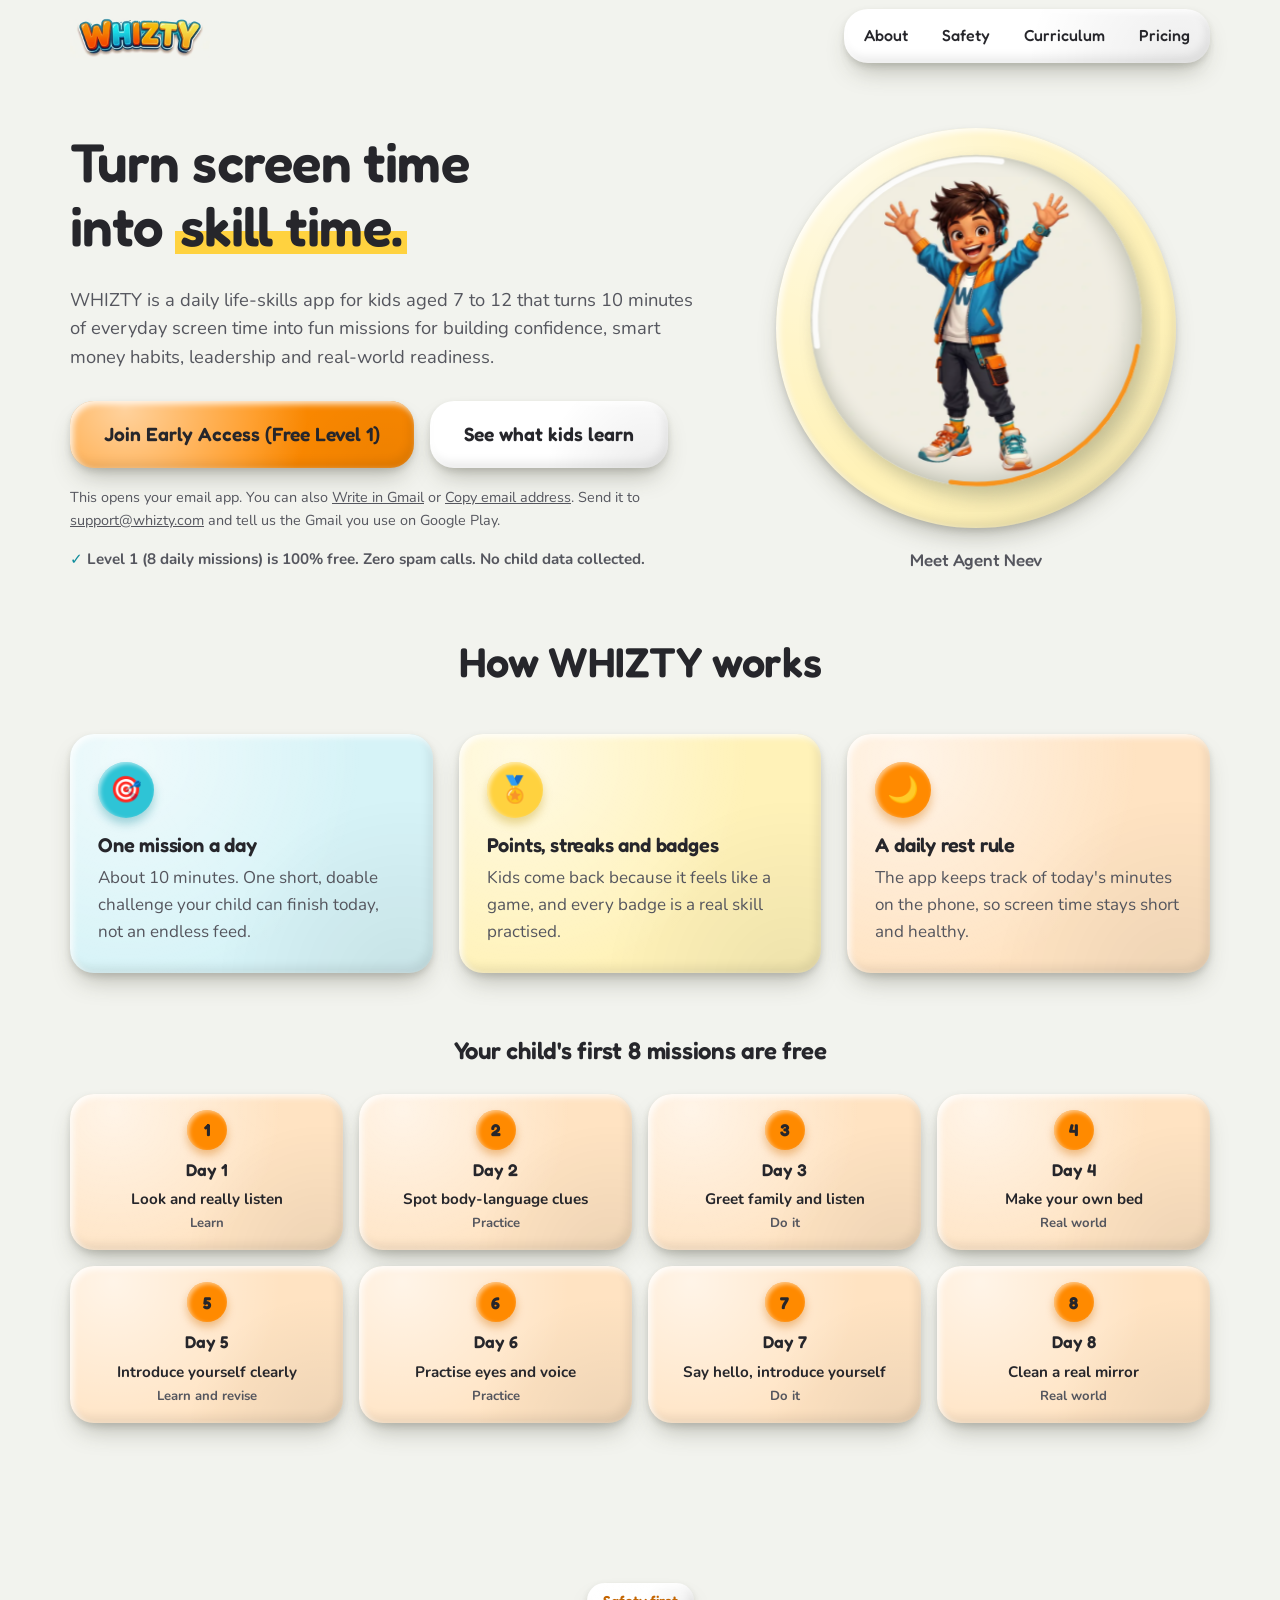
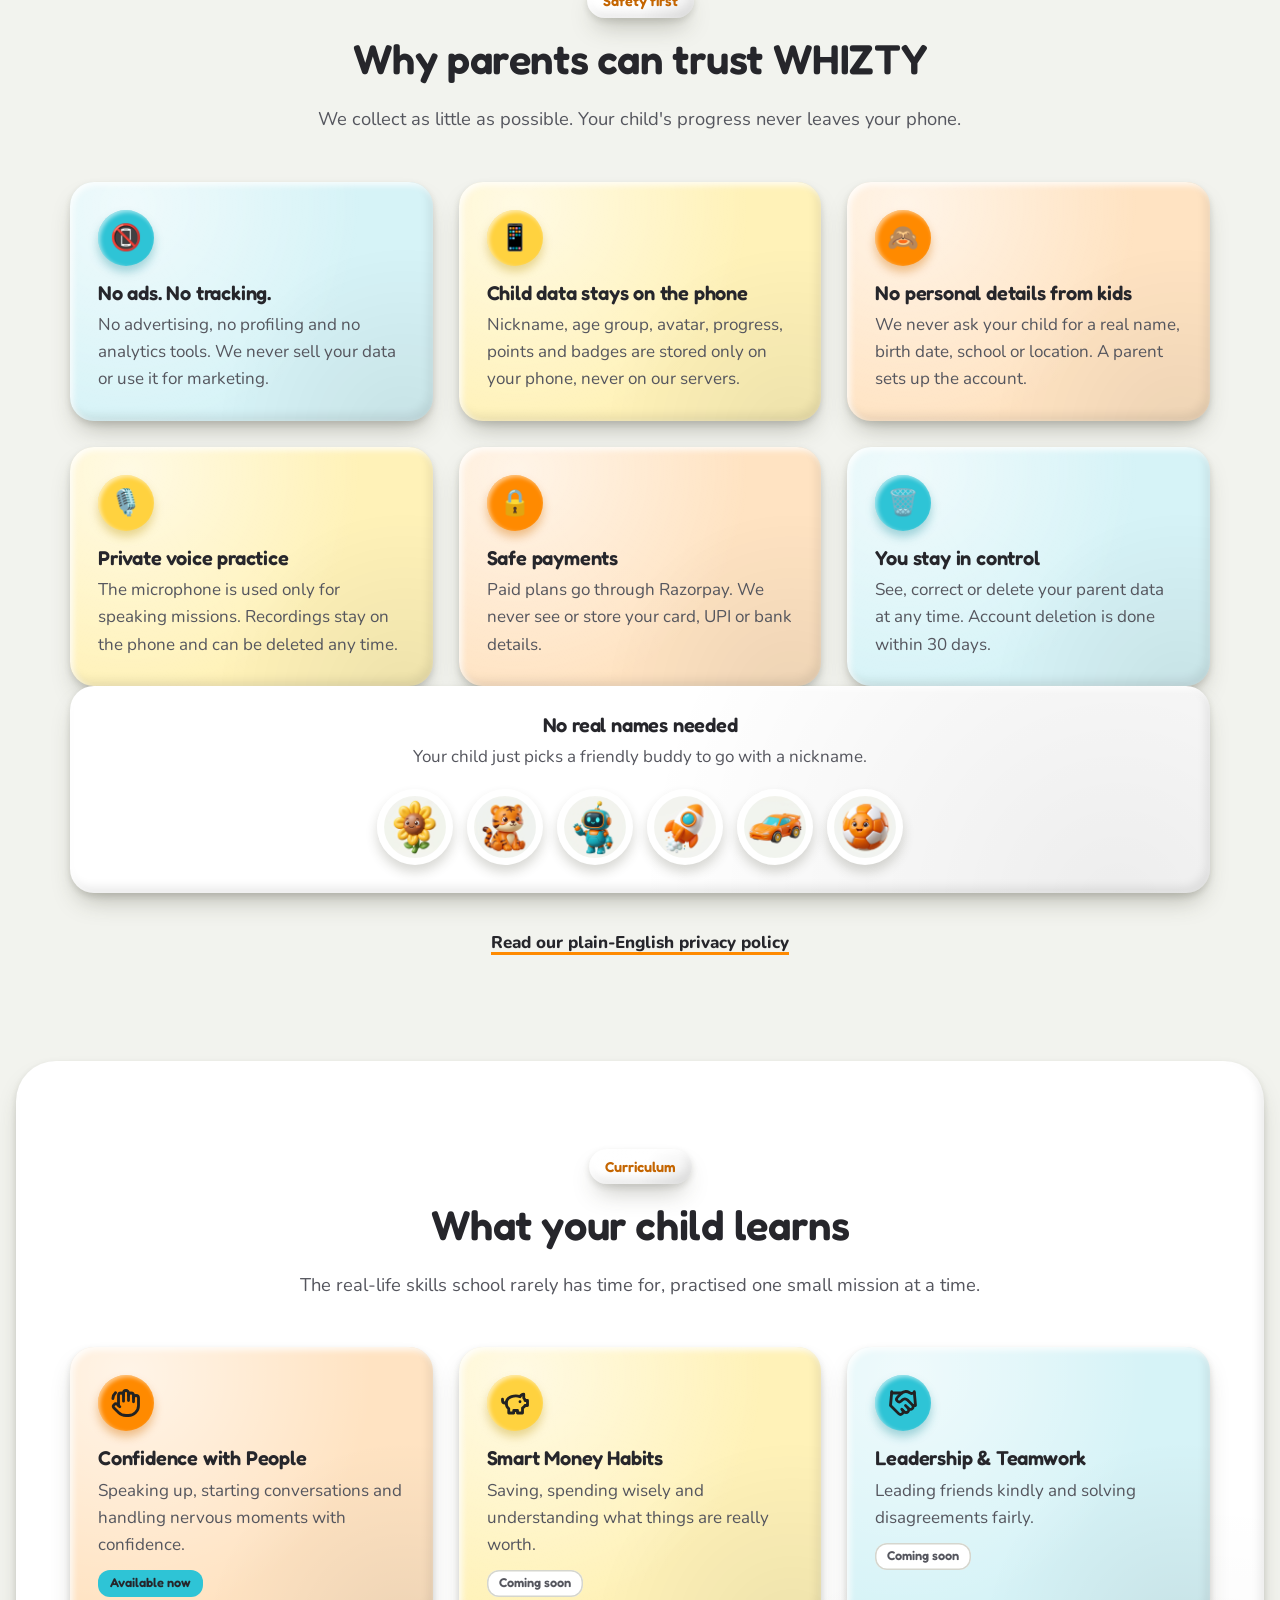
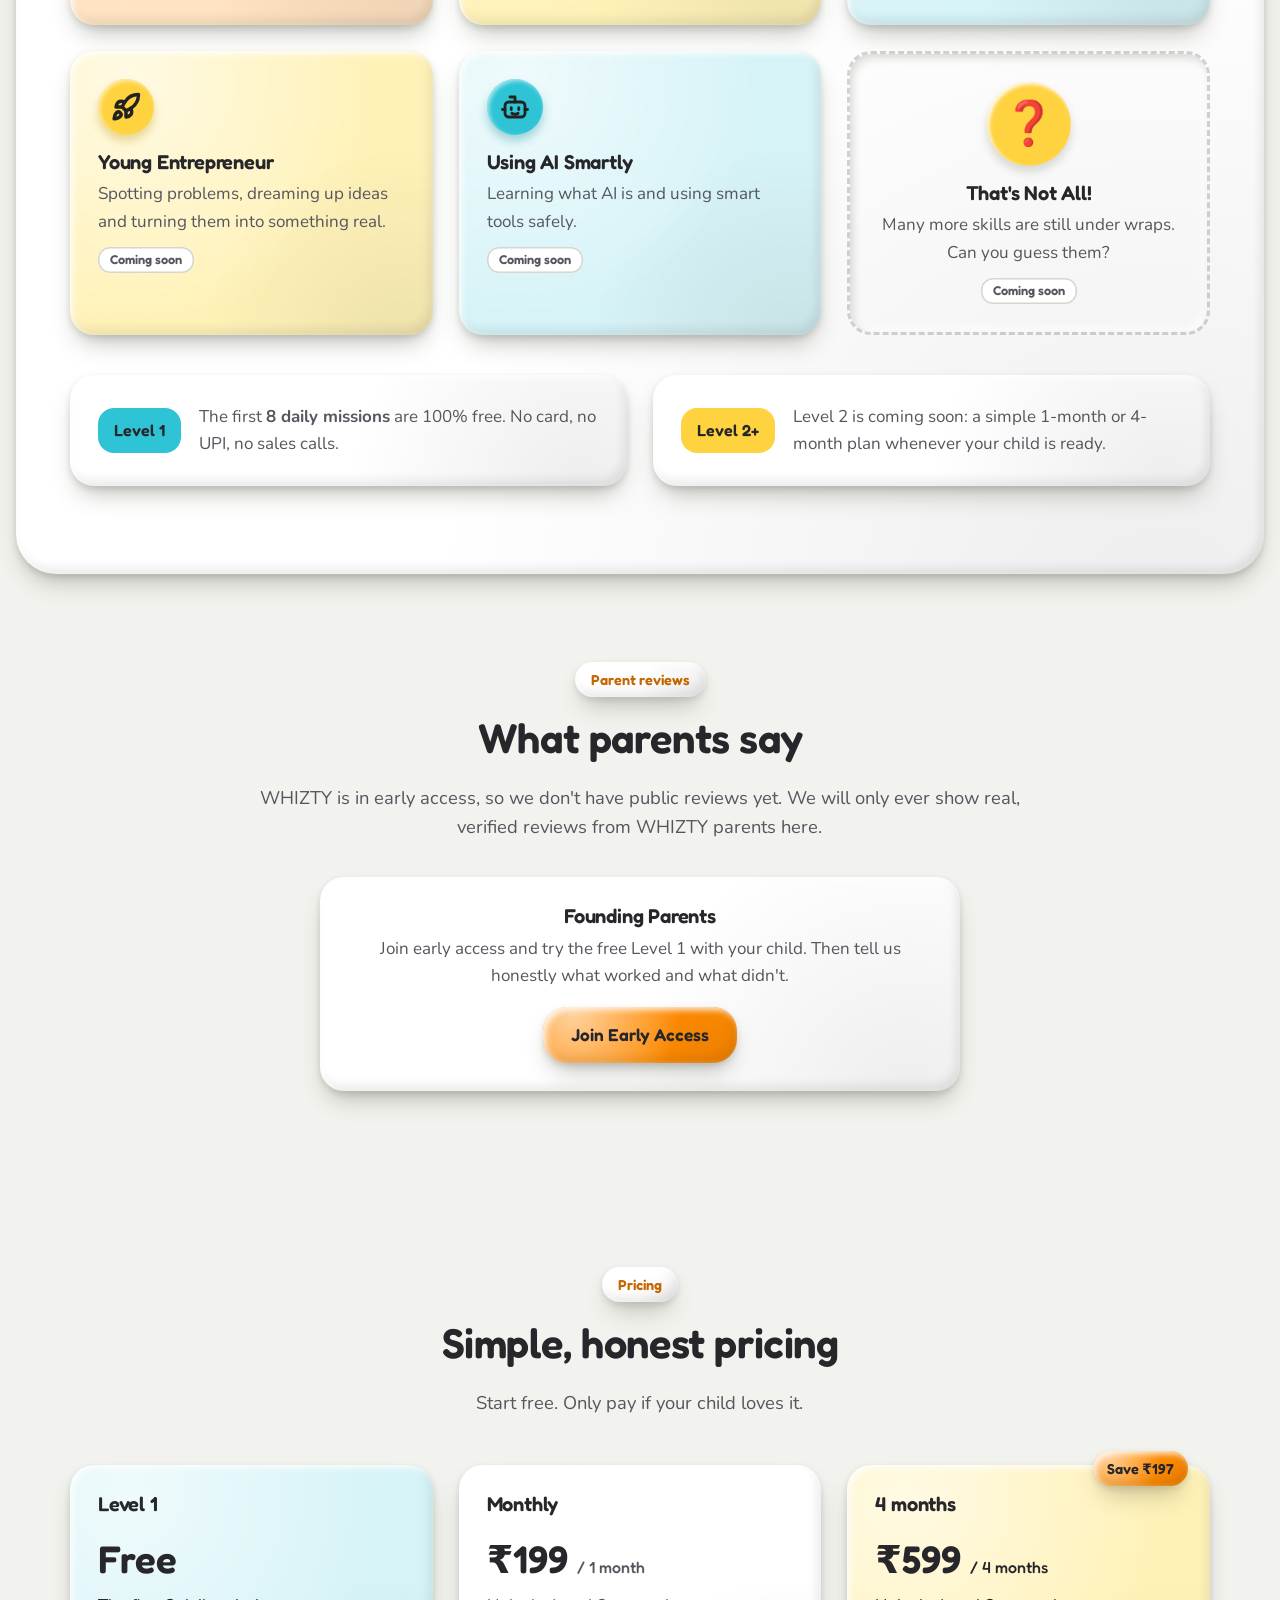
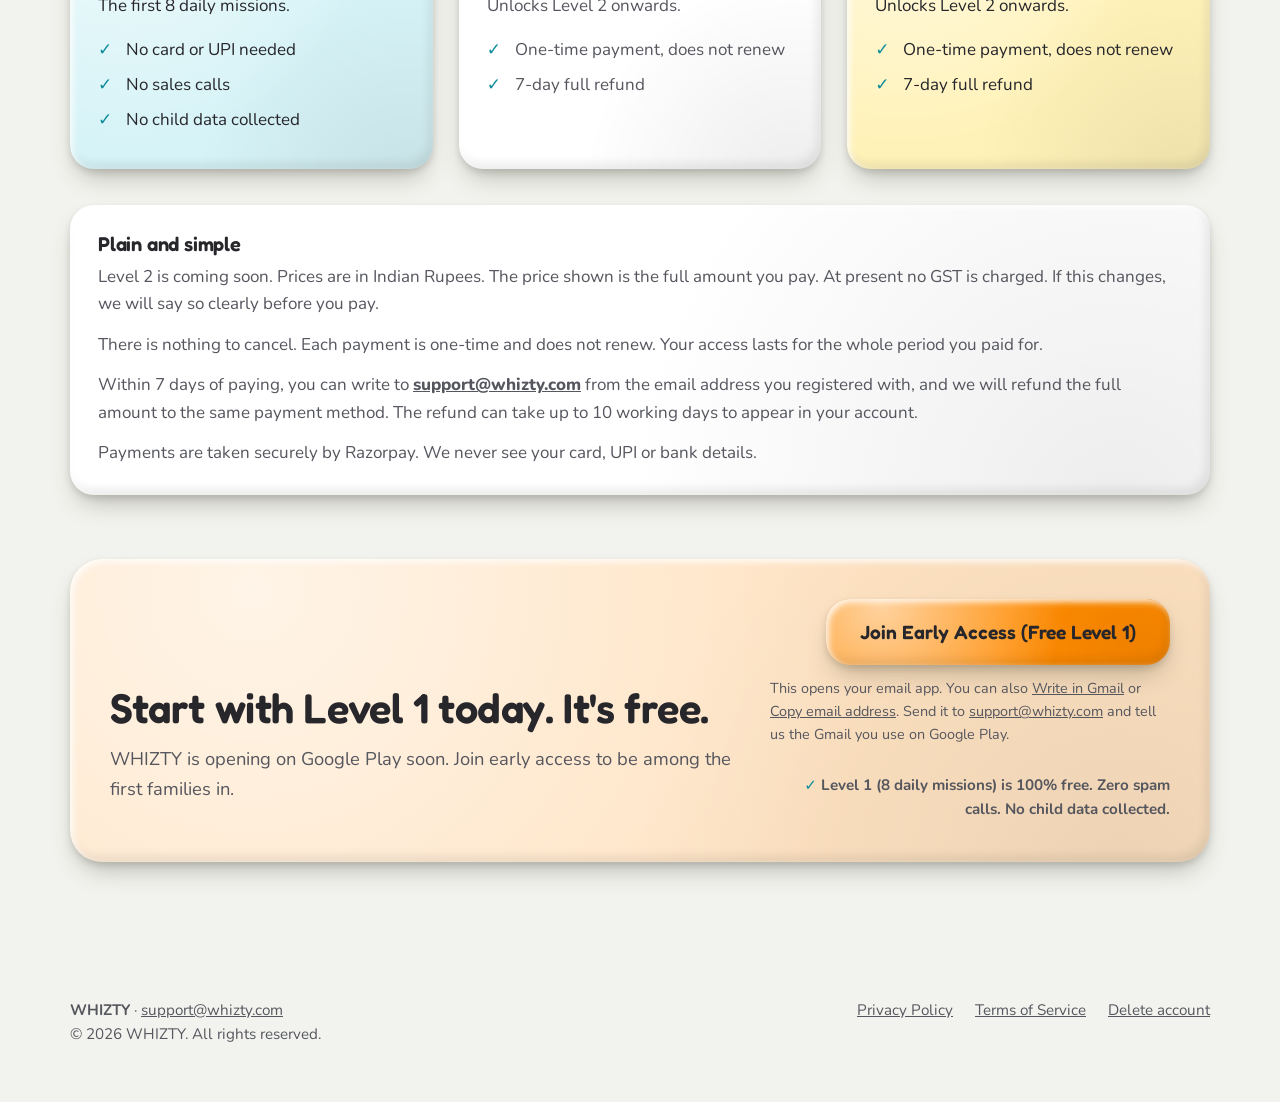
<file: index.html>
<!doctype html>
<html lang="en-IN">
<head>
<meta charset="utf-8">
<meta name="viewport" content="width=device-width, initial-scale=1">
<meta http-equiv="Content-Security-Policy" content="default-src 'self'; script-src 'self'; style-src 'self'; font-src 'self'; img-src 'self' data:; connect-src 'none'; form-action 'none'; base-uri 'self'; object-src 'none'; upgrade-insecure-requests">
<meta name="referrer" content="strict-origin-when-cross-origin">
<title>WHIZTY | Daily Life-Skills App for Kids Aged 7–12</title>
<meta name="description" content="WHIZTY turns 10 minutes of daily screen time into fun missions that build confidence, smart money habits and leadership in kids aged 7 to 12. Level 1 is free. No ads, no child data collected.">
<link rel="canonical" href="https://whizty.com/">
<meta name="theme-color" content="#FF8A00">
<meta name="robots" content="index, follow, max-image-preview:large">

<!-- Social previews (WhatsApp, Facebook, LinkedIn, X) -->
<meta property="og:type" content="website">
<meta property="og:site_name" content="WHIZTY">
<meta property="og:locale" content="en_IN">
<meta property="og:url" content="https://whizty.com/">
<meta property="og:title" content="WHIZTY – Life skills for kids aged 7–12, one fun mission a day">
<meta property="og:description" content="Confidence, smart money habits and leadership in 10 minutes a day. Level 1 is 100% free. No ads. No child data collected.">
<meta property="og:image" content="https://whizty.com/assets/og-image.png">
<meta property="og:image:width" content="1200">
<meta property="og:image:height" content="630">
<meta property="og:image:alt" content="Agent Neev next to the words: Life skills for kids aged 7 to 12. Level 1 is 100% free.">
<meta name="twitter:card" content="summary_large_image">
<meta name="twitter:title" content="WHIZTY – Life skills for kids aged 7–12">
<meta name="twitter:description" content="One fun 10-minute mission a day for confidence, money smarts and leadership. Level 1 is free.">
<meta name="twitter:image" content="https://whizty.com/assets/og-image.png">

<link rel="icon" href="favicon.ico" sizes="48x48">
<link rel="icon" href="icon-192.png" type="image/png" sizes="192x192">
<link rel="apple-touch-icon" href="apple-touch-icon.png">
<link rel="preload" href="fonts/fredoka_variable.ttf" as="font" type="font/ttf" crossorigin>
<link rel="stylesheet" href="css/style.css">

<script type="application/ld+json">
{
  "@context": "https://schema.org",
  "@graph": [
    {
      "@type": "Organization",
      "@id": "https://whizty.com/#org",
      "name": "WHIZTY",
      "url": "https://whizty.com/",
      "logo": "https://whizty.com/assets/logo-512.jpg",
      "email": "support@whizty.com"
    },
    {
      "@type": "WebSite",
      "@id": "https://whizty.com/#website",
      "url": "https://whizty.com/",
      "name": "WHIZTY",
      "publisher": { "@id": "https://whizty.com/#org" },
      "inLanguage": "en-IN"
    },
    {
      "@type": "MobileApplication",
      "name": "WHIZTY",
      "operatingSystem": "Android",
      "applicationCategory": "EducationalApplication",
      "description": "A daily life-skills app for kids aged 7 to 12 with one short mission a day for confidence, smart money habits, leadership, entrepreneurship and AI.",
      "audience": { "@type": "PeopleAudience", "suggestedMinAge": 7, "suggestedMaxAge": 12 },
      "publisher": { "@id": "https://whizty.com/#org" },
      "offers": [
        { "@type": "Offer", "name": "Level 1 (8 daily missions)", "price": "0", "priceCurrency": "INR" },
        { "@type": "Offer", "name": "Monthly plan", "price": "199", "priceCurrency": "INR" },
        { "@type": "Offer", "name": "4-month plan", "price": "599", "priceCurrency": "INR" }
      ]
    }
  ]
}
</script>
<script src="config.js" defer></script>
<script src="js/main.js" defer></script>
<script src="js/neev.js" defer></script>
</head>
<body>
<a class="skip" href="#main">Skip to content</a>

<header class="site-header">
  <div class="wrap nav">
    <a class="logo" href="./" aria-label="WHIZTY home">
      <img src="assets/logo-wordmark.webp" alt="WHIZTY" width="140" height="44">
    </a>
    <nav aria-label="Main">
      <ul>
        <li><a href="#about">About</a></li>
        <li><a href="#safety">Safety</a></li>
        <li><a href="#curriculum">Curriculum</a></li>
        <li><a href="#pricing">Pricing</a></li>
      </ul>
    </nav>
  </div>
</header>

<main id="main">

<!-- 1. WHAT THE APP DOES -->
<section id="about" class="hero" aria-labelledby="pitch">
  <div class="wrap hero-grid">
    <div class="hero-copy">
      <h1 id="pitch">Turn screen time into <span class="hl">skill time.</span></h1>
      <p class="hero-sub">WHIZTY is a daily life-skills app for kids aged 7 to 12 that turns 10 minutes of everyday screen time into fun missions for building confidence, smart money habits, leadership and real-world readiness.</p>
      <div class="cta-row">
        <a href="mailto:support@whizty.com?subject=WHIZTY%20early%20access&amp;body=Hello%20WHIZTY%2C%20please%20add%20me%20to%20early%20access.%0A%0AThe%20Gmail%20I%20use%20on%20Google%20Play%20is%3A%20" class="btn btn-primary btn-lg magnetic" data-cta>Join Early Access (Free Level 1)</a>
        <a href="#curriculum" class="btn btn-lg magnetic">See what kids learn</a>
      </div>
      <p class="small" data-email-hint>This opens your email app. You can also <a href="https://mail.google.com/mail/?view=cm&amp;fs=1&amp;to=support%40whizty.com&amp;su=WHIZTY%20early%20access&amp;body=Hello%20WHIZTY%2C%20please%20add%20me%20to%20early%20access.%0A%0AThe%20Gmail%20I%20use%20on%20Google%20Play%20is%3A%20" target="_blank" rel="noopener noreferrer">Write in Gmail</a><span data-copy-wrap hidden> or <button type="button" class="link-btn" data-copy-email aria-live="polite">Copy email address</button></span>. Send it to <a href="mailto:support@whizty.com">support@whizty.com</a> and tell us the Gmail you use on Google Play.</p>
      <p class="trust-line">Level 1 (8 daily missions) is 100% free. Zero spam calls. No child data collected.</p>
    </div>

    <div class="hero-visual">
      <div class="neev-stage">
        <div id="neev-slot" class="neev-slot">
          <noscript><img src="assets/neev/neev-1.webp" alt="Agent Neev waving hello with both hands" width="720" height="720"></noscript>
        </div>
      </div>
      <p class="neev-caption">Meet Agent Neev</p>
    </div>
  </div>

  <div class="wrap how">
    <h2 class="center">How WHIZTY works</h2>
    <div class="grid grid-3">
      <article class="card accent-turq">
        <div class="bubble" aria-hidden="true">🎯</div>
        <h3>One mission a day</h3>
        <p>About 10 minutes. One short, doable challenge your child can finish today, not an endless feed.</p>
      </article>
      <article class="card accent-sun">
        <div class="bubble" aria-hidden="true">🏅</div>
        <h3>Points, streaks and badges</h3>
        <p>Kids come back because it feels like a game, and every badge is a real skill practised.</p>
      </article>
      <article class="card accent-orange">
        <div class="bubble" aria-hidden="true">🌙</div>
        <h3>A daily rest rule</h3>
        <p>The app keeps track of today's minutes on the phone, so screen time stays short and healthy.</p>
      </article>
    </div>

    <div class="how-days">
      <h3 class="center">Your child's first 8 missions are free</h3>
      <div class="days">
        <div class="day"><b>1</b>Day 1<span class="what">Look and really listen</span><small>Learn</small></div>
        <div class="day"><b>2</b>Day 2<span class="what">Spot body-language clues</span><small>Practice</small></div>
        <div class="day"><b>3</b>Day 3<span class="what">Greet family and listen</span><small>Do it</small></div>
        <div class="day"><b>4</b>Day 4<span class="what">Make your own bed</span><small>Real world</small></div>
        <div class="day"><b>5</b>Day 5<span class="what">Introduce yourself clearly</span><small>Learn and revise</small></div>
        <div class="day"><b>6</b>Day 6<span class="what">Practise eyes and voice</span><small>Practice</small></div>
        <div class="day"><b>7</b>Day 7<span class="what">Say hello, introduce yourself</span><small>Do it</small></div>
        <div class="day"><b>8</b>Day 8<span class="what">Clean a real mirror</span><small>Real world</small></div>
      </div>
    </div>
  </div>
</section>

<!-- 2. WHY PARENTS CAN TRUST IT -->
<section id="safety" aria-labelledby="safety-title">
  <div class="wrap">
    <div class="center">
      <p class="eyebrow">Safety first</p>
      <h2 id="safety-title">Why parents can trust WHIZTY</h2>
      <p class="lead">We collect as little as possible. Your child's progress never leaves your phone.</p>
    </div>
    <div class="grid grid-3">
      <article class="card accent-turq">
        <div class="bubble" aria-hidden="true">📵</div>
        <h3>No ads. No tracking.</h3>
        <p>No advertising, no profiling and no analytics tools. We never sell your data or use it for marketing.</p>
      </article>
      <article class="card accent-sun">
        <div class="bubble" aria-hidden="true">📱</div>
        <h3>Child data stays on the phone</h3>
        <p>Nickname, age group, avatar, progress, points and badges are stored only on your phone, never on our servers.</p>
      </article>
      <article class="card accent-orange">
        <div class="bubble" aria-hidden="true">🙈</div>
        <h3>No personal details from kids</h3>
        <p>We never ask your child for a real name, birth date, school or location. A parent sets up the account.</p>
      </article>
      <article class="card accent-sun">
        <div class="bubble" aria-hidden="true">🎙️</div>
        <h3>Private voice practice</h3>
        <p>The microphone is used only for speaking missions. Recordings stay on the phone and can be deleted any time.</p>
      </article>
      <article class="card accent-orange">
        <div class="bubble" aria-hidden="true">🔒</div>
        <h3>Safe payments</h3>
        <p>Paid plans go through Razorpay. We never see or store your card, UPI or bank details.</p>
      </article>
      <article class="card accent-turq">
        <div class="bubble" aria-hidden="true">🗑️</div>
        <h3>You stay in control</h3>
        <p>See, correct or delete your parent data at any time. Account deletion is done within 30 days.</p>
      </article>
    </div>
    <div class="card center">
      <h3>No real names needed</h3>
      <p>Your child just picks a friendly buddy to go with a nickname.</p>
      <div class="buddies">
        <span><img src="assets/avatars/avatar_flower.webp" alt="A cartoon sunflower avatar" width="62" height="62" loading="lazy"></span>
        <span><img src="assets/avatars/avatar_tiger.webp" alt="A cartoon tiger avatar" width="62" height="62" loading="lazy"></span>
        <span><img src="assets/avatars/avatar_robot.webp" alt="A cartoon robot avatar" width="62" height="62" loading="lazy"></span>
        <span><img src="assets/avatars/avatar_rocket.webp" alt="A cartoon rocket avatar" width="62" height="62" loading="lazy"></span>
        <span><img src="assets/avatars/avatar_car.webp" alt="A cartoon sports car avatar" width="62" height="62" loading="lazy"></span>
        <span><img src="assets/avatars/avatar_ball.webp" alt="A cartoon football avatar" width="62" height="62" loading="lazy"></span>
      </div>
    </div>
    <p class="center trust-link"><a class="text-link" href="privacy.html">Read our plain-English privacy policy</a></p>
  </div>
</section>

<!-- 3. WHAT THE CHILD LEARNS -->
<section id="curriculum" class="skills" aria-labelledby="curriculum-title">
  <div class="wrap">
    <div class="center">
      <p class="eyebrow">Curriculum</p>
      <h2 id="curriculum-title">What your child learns</h2>
      <p class="lead">The real-life skills school rarely has time for, practised one small mission at a time.</p>
    </div>
    <div class="grid skill-grid">
      <article class="card accent-orange">
        <div class="bubble" aria-hidden="true"><img src="assets/icons/skill_waving_hand.svg" alt="" width="30" height="30"></div>
        <h3>Confidence with People</h3>
        <p>Speaking up, starting conversations and handling nervous moments with confidence.</p>
        <span class="tag">Available now</span>
      </article>
      <article class="card accent-sun">
        <div class="bubble" aria-hidden="true"><img src="assets/icons/skill_piggy_bank.svg" alt="" width="30" height="30"></div>
        <h3>Smart Money Habits</h3>
        <p>Saving, spending wisely and understanding what things are really worth.</p>
        <span class="tag soon">Coming soon</span>
      </article>
      <article class="card accent-turq">
        <div class="bubble" aria-hidden="true"><img src="assets/icons/skill_handshake.svg" alt="" width="30" height="30"></div>
        <h3>Leadership &amp; Teamwork</h3>
        <p>Leading friends kindly and solving disagreements fairly.</p>
        <span class="tag soon">Coming soon</span>
      </article>
      <article class="card accent-sun">
        <div class="bubble" aria-hidden="true"><img src="assets/icons/skill_rocket.svg" alt="" width="30" height="30"></div>
        <h3>Young Entrepreneur</h3>
        <p>Spotting problems, dreaming up ideas and turning them into something real.</p>
        <span class="tag soon">Coming soon</span>
      </article>
      <article class="card accent-turq">
        <div class="bubble" aria-hidden="true"><img src="assets/icons/skill_robot.svg" alt="" width="30" height="30"></div>
        <h3>Using AI Smartly</h3>
        <p>Learning what AI is and using smart tools safely.</p>
        <span class="tag soon">Coming soon</span>
      </article>
      <article class="card more">
        <div class="bubble" aria-hidden="true">❓</div>
        <h3>That's Not All!</h3>
        <p>Many more skills are still under wraps. Can you guess them?</p>
        <span class="tag soon">Coming soon</span>
      </article>
    </div>
    <div class="levels">
      <div class="card level free">
        <span class="tag">Level 1</span>
        <p>The first <strong>8 daily missions</strong> are 100% free. No card, no UPI, no sales calls.</p>
      </div>
      <div class="card level paid">
        <span class="tag">Level 2+</span>
        <p>Level 2 is coming soon: a simple 1-month or 4-month plan whenever your child is ready.</p>
      </div>
    </div>
  </div>
</section>

<!-- 4. SOCIAL PROOF (verified testimonials only) -->
<section id="reviews" aria-labelledby="reviews-title">
  <div class="wrap">
    <div class="center">
      <p class="eyebrow">Parent reviews</p>
      <h2 id="reviews-title">What parents say</h2>
      <p class="lead">WHIZTY is in early access, so we don't have public reviews yet. We will only ever show real, verified reviews from WHIZTY parents here.</p>
    </div>
      <!-- To add a REAL, verified review, replace one slot with:
      <figure class="card review">
        <blockquote>"The parent's exact words."</blockquote>
        <figcaption>First name, city · parent of a 9-year-old</figcaption>
      </figure>
      -->
    <div class="card founding center">
      <h3>Founding Parents</h3>
      <p>Join early access and try the free Level 1 with your child. Then tell us honestly what worked and what didn't.</p>
      <a href="mailto:support@whizty.com?subject=WHIZTY%20early%20access&amp;body=Hello%20WHIZTY%2C%20please%20add%20me%20to%20early%20access.%0A%0AThe%20Gmail%20I%20use%20on%20Google%20Play%20is%3A%20" class="btn btn-primary" data-cta>Join Early Access</a>
    </div>
  </div>
</section>

<!-- 5. CALL TO ACTION (pricing + final button, bottom-right) -->
<section id="pricing" aria-labelledby="pricing-title">
  <div class="wrap">
    <div class="center">
      <p class="eyebrow">Pricing</p>
      <h2 id="pricing-title">Simple, honest pricing</h2>
      <p class="lead">Start free. Only pay if your child loves it.</p>
    </div>
    <div class="grid grid-3 price-grid">
      <article class="card plan free">
        <h3>Level 1</h3>
        <p class="price">Free</p>
        <p>The first 8 daily missions.</p>
        <ul>
          <li>No card or UPI needed</li>
          <li>No sales calls</li>
          <li>No child data collected</li>
        </ul>
      </article>
      <article class="card plan">
        <h3>Monthly</h3>
        <p class="price">₹199 <small>/ 1 month</small></p>
        <p>Unlocks Level 2 onwards.</p>
        <ul>
          <li>One-time payment, does not renew</li>
          <li>7-day full refund</li>
        </ul>
      </article>
      <article class="card plan featured">
        <span class="badge">Save ₹197</span>
        <h3>4 months</h3>
        <p class="price">₹599 <small>/ 4 months</small></p>
        <p>Unlocks Level 2 onwards.</p>
        <ul>
          <li>One-time payment, does not renew</li>
          <li>7-day full refund</li>
        </ul>
      </article>
    </div>
    <div class="card pay-note-card">
      <h3>Plain and simple</h3>
      <p>Level 2 is coming soon. Prices are in Indian Rupees. The price shown is the full amount you pay. At present no GST is charged. If this changes, we will say so clearly before you pay.</p>
      <p>There is nothing to cancel. Each payment is one-time and does not renew. Your access lasts for the whole period you paid for.</p>
      <p>Within 7 days of paying, you can write to <a href="mailto:support@whizty.com">support@whizty.com</a> from the email address you registered with, and we will refund the full amount to the same payment method. The refund can take up to 10 working days to appear in your account.</p>
      <p>Payments are taken securely by Razorpay. We never see your card, UPI or bank details.</p>
    </div>

    <div class="final-cta">
      <div>
        <h2>Start with Level 1 today. It's free.</h2>
        <p class="lead">WHIZTY is opening on Google Play soon. Join early access to be among the first families in.</p>
      </div>
      <div class="actions">
        <a href="mailto:support@whizty.com?subject=WHIZTY%20early%20access&amp;body=Hello%20WHIZTY%2C%20please%20add%20me%20to%20early%20access.%0A%0AThe%20Gmail%20I%20use%20on%20Google%20Play%20is%3A%20" class="btn btn-primary btn-lg magnetic" data-cta>Join Early Access (Free Level 1)</a>
        <p class="small" data-email-hint>This opens your email app. You can also <a href="https://mail.google.com/mail/?view=cm&amp;fs=1&amp;to=support%40whizty.com&amp;su=WHIZTY%20early%20access&amp;body=Hello%20WHIZTY%2C%20please%20add%20me%20to%20early%20access.%0A%0AThe%20Gmail%20I%20use%20on%20Google%20Play%20is%3A%20" target="_blank" rel="noopener noreferrer">Write in Gmail</a><span data-copy-wrap hidden> or <button type="button" class="link-btn" data-copy-email aria-live="polite">Copy email address</button></span>. Send it to <a href="mailto:support@whizty.com">support@whizty.com</a> and tell us the Gmail you use on Google Play.</p>
        <a class="wa-link" href="#" data-wa-contact hidden>Or message us on WhatsApp</a>
        <p class="trust-line">Level 1 (8 daily missions) is 100% free. Zero spam calls. No child data collected.</p>
      </div>
    </div>
  </div>
</section>
</main>

<footer class="site-footer">
  <div class="wrap foot">
    <div>
      <strong>WHIZTY</strong> · <a href="mailto:support@whizty.com">support@whizty.com</a><br>
      © <span data-year>2026</span> WHIZTY. All rights reserved.
    </div>
    <nav aria-label="Legal">
      <a href="privacy.html">Privacy Policy</a>
      <a href="terms.html">Terms of Service</a>
      <a href="delete-account.html">Delete account</a>
    </nav>
  </div>
</footer>

<!-- Agent Neev: drawn on a canvas that follows scroll progress -->
<canvas id="neev" class="neev-canvas" role="img" aria-label="Agent Neev: a cheerful boy in a blue and orange jacket with a headset, who waves, points and gives a thumbs up as you scroll down the page"></canvas>
</body>
</html>
</file>
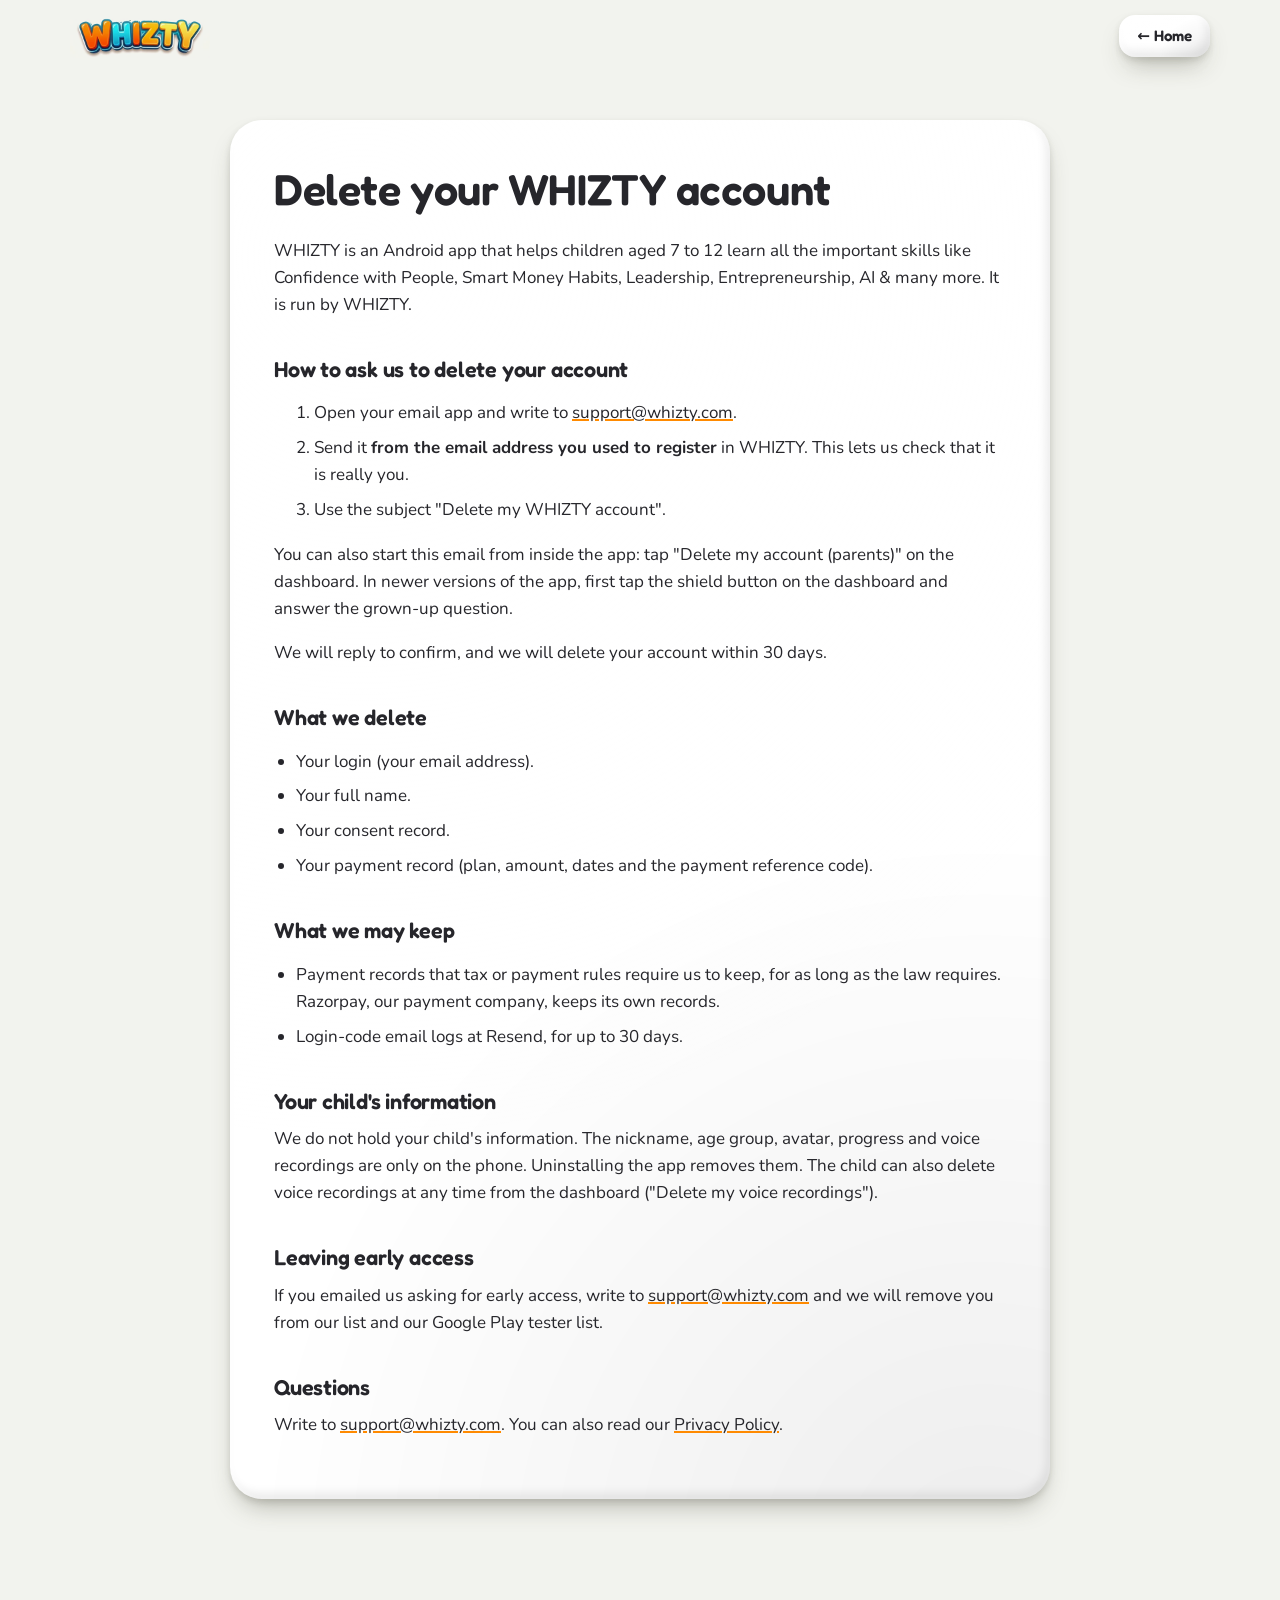
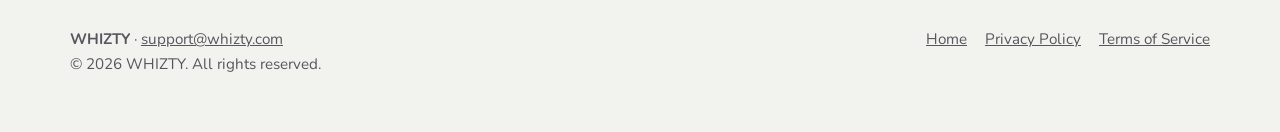
<file: delete-account.html>
<!doctype html>
<html lang="en-IN">
<head>
<meta charset="utf-8">
<meta name="viewport" content="width=device-width, initial-scale=1">
<meta http-equiv="Content-Security-Policy" content="default-src 'self'; script-src 'self'; style-src 'self'; font-src 'self'; img-src 'self' data:; connect-src 'none'; form-action 'none'; base-uri 'self'; object-src 'none'; upgrade-insecure-requests">
<meta name="referrer" content="strict-origin-when-cross-origin">
<title>Delete your WHIZTY account | WHIZTY</title>
<meta name="description" content="How parents can ask WHIZTY to delete their account and parent data, what we delete, what we may keep, and how to leave early access.">
<link rel="canonical" href="https://whizty.com/delete-account">
<meta property="og:type" content="article">
<meta property="og:title" content="Delete your WHIZTY account">
<meta property="og:url" content="https://whizty.com/delete-account">
<meta property="og:image" content="https://whizty.com/assets/og-image.png">
<link rel="icon" href="favicon.ico" sizes="48x48">
<link rel="icon" href="icon-192.png" type="image/png" sizes="192x192">
<link rel="apple-touch-icon" href="apple-touch-icon.png">
<link rel="preload" href="fonts/fredoka_variable.ttf" as="font" type="font/ttf" crossorigin>
<link rel="stylesheet" href="css/style.css">
</head>
<body>
<header class="site-header">
  <div class="wrap nav">
    <a class="logo" href="./" aria-label="WHIZTY home"><img src="assets/logo-wordmark.webp" alt="WHIZTY" width="140" height="44"></a>
    <a class="btn btn-sm" href="./">← Home</a>
  </div>
</header>

<main class="wrap doc">
<article class="paper">
<h1>Delete your WHIZTY account</h1>
<p>WHIZTY is an Android app that helps children aged 7 to 12 learn all the important skills like Confidence with People, Smart Money Habits, Leadership, Entrepreneurship, AI &amp; many more. It is run by WHIZTY.</p>

<h2>How to ask us to delete your account</h2>
<ol>
<li>Open your email app and write to <a href="mailto:support@whizty.com?subject=Delete%20my%20WHIZTY%20account&amp;body=Please%20delete%20my%20WHIZTY%20account%20and%20all%20my%20parent%20data.%0A%0AI%20am%20writing%20from%20the%20email%20address%20I%20registered%20with.">support@whizty.com</a>.</li>
<li>Send it <strong>from the email address you used to register</strong> in WHIZTY. This lets us check that it is really you.</li>
<li>Use the subject "Delete my WHIZTY account".</li>
</ol>
<p>You can also start this email from inside the app: tap "Delete my account (parents)" on the dashboard. In newer versions of the app, first tap the shield button on the dashboard and answer the grown-up question.</p>
<p>We will reply to confirm, and we will delete your account within 30 days.</p>

<h2>What we delete</h2>
<ul>
<li>Your login (your email address).</li>
<li>Your full name.</li>
<li>Your consent record.</li>
<li>Your payment record (plan, amount, dates and the payment reference code).</li>
</ul>

<h2>What we may keep</h2>
<ul>
<li>Payment records that tax or payment rules require us to keep, for as long as the law requires. Razorpay, our payment company, keeps its own records.</li>
<li>Login-code email logs at Resend, for up to 30 days.</li>
</ul>

<h2>Your child's information</h2>
<p>We do not hold your child's information. The nickname, age group, avatar, progress and voice recordings are only on the phone. Uninstalling the app removes them. The child can also delete voice recordings at any time from the dashboard ("Delete my voice recordings").</p>

<h2 id="early-access">Leaving early access</h2>
<p>If you emailed us asking for early access, write to <a href="mailto:support@whizty.com?subject=Remove%20me%20from%20WHIZTY%20early%20access">support@whizty.com</a> and we will remove you from our list and our Google Play tester list.</p>

<h2>Questions</h2>
<p>Write to <a href="mailto:support@whizty.com">support@whizty.com</a>. You can also read our <a href="privacy.html">Privacy Policy</a>.</p>
</article>
</main>

<footer class="site-footer">
  <div class="wrap foot">
    <div><strong>WHIZTY</strong> · <a href="mailto:support@whizty.com">support@whizty.com</a><br>© 2026 WHIZTY. All rights reserved.</div>
    <nav aria-label="Legal"><a href="./">Home</a><a href="privacy.html">Privacy Policy</a><a href="terms.html">Terms of Service</a></nav>
  </div>
</footer>
</body>
</html>
</file>
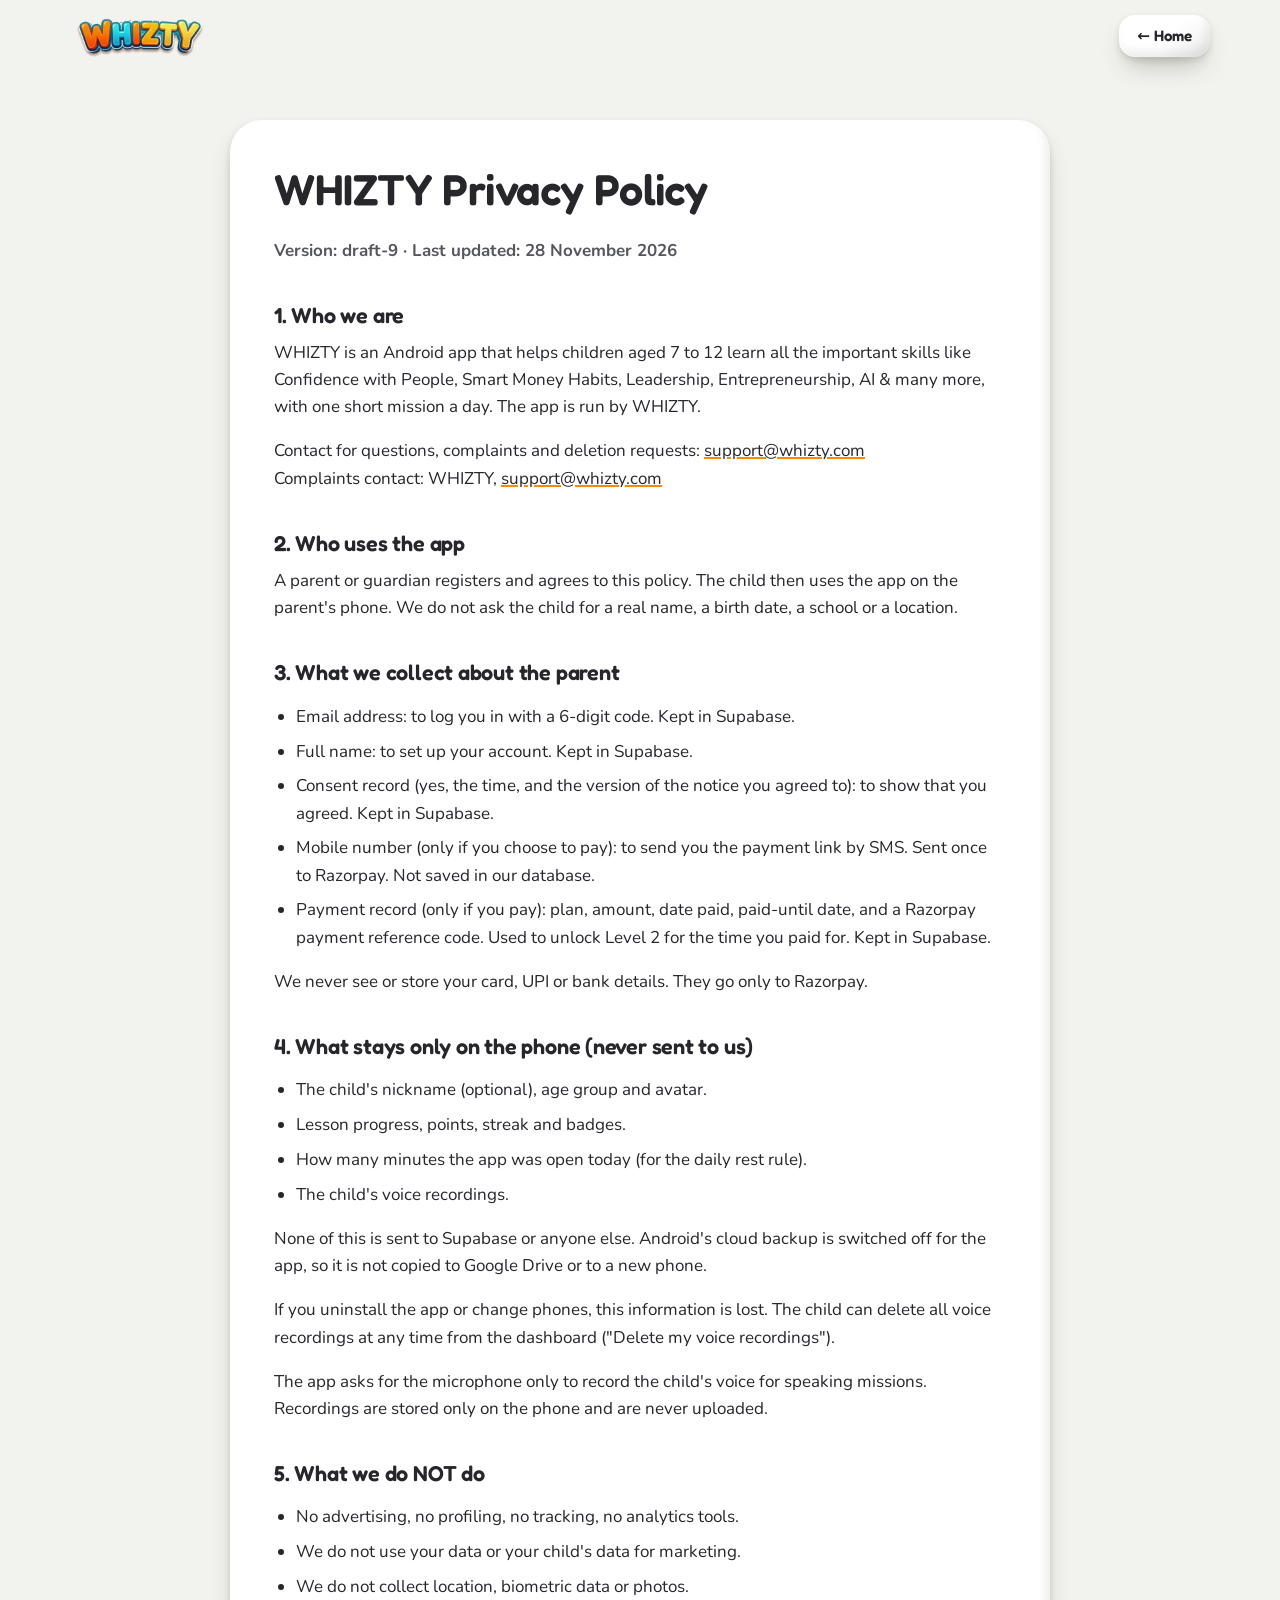
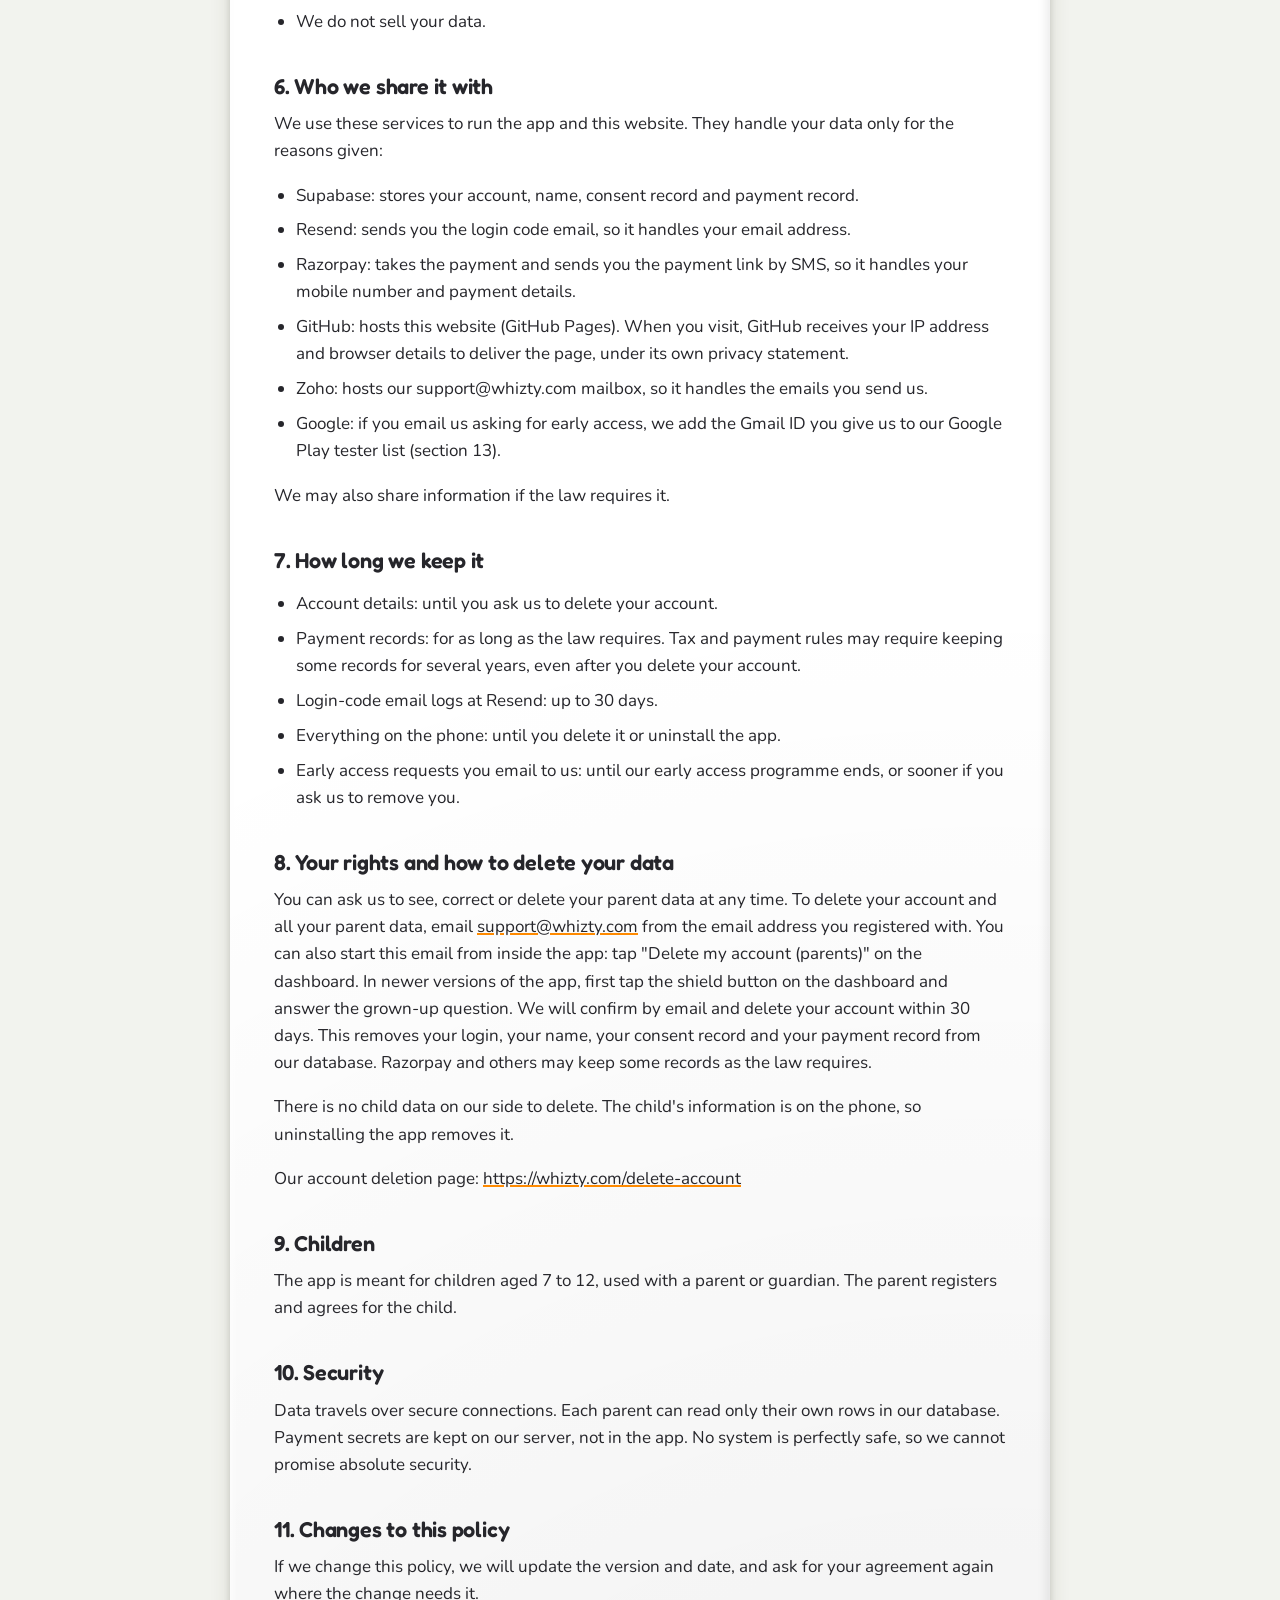
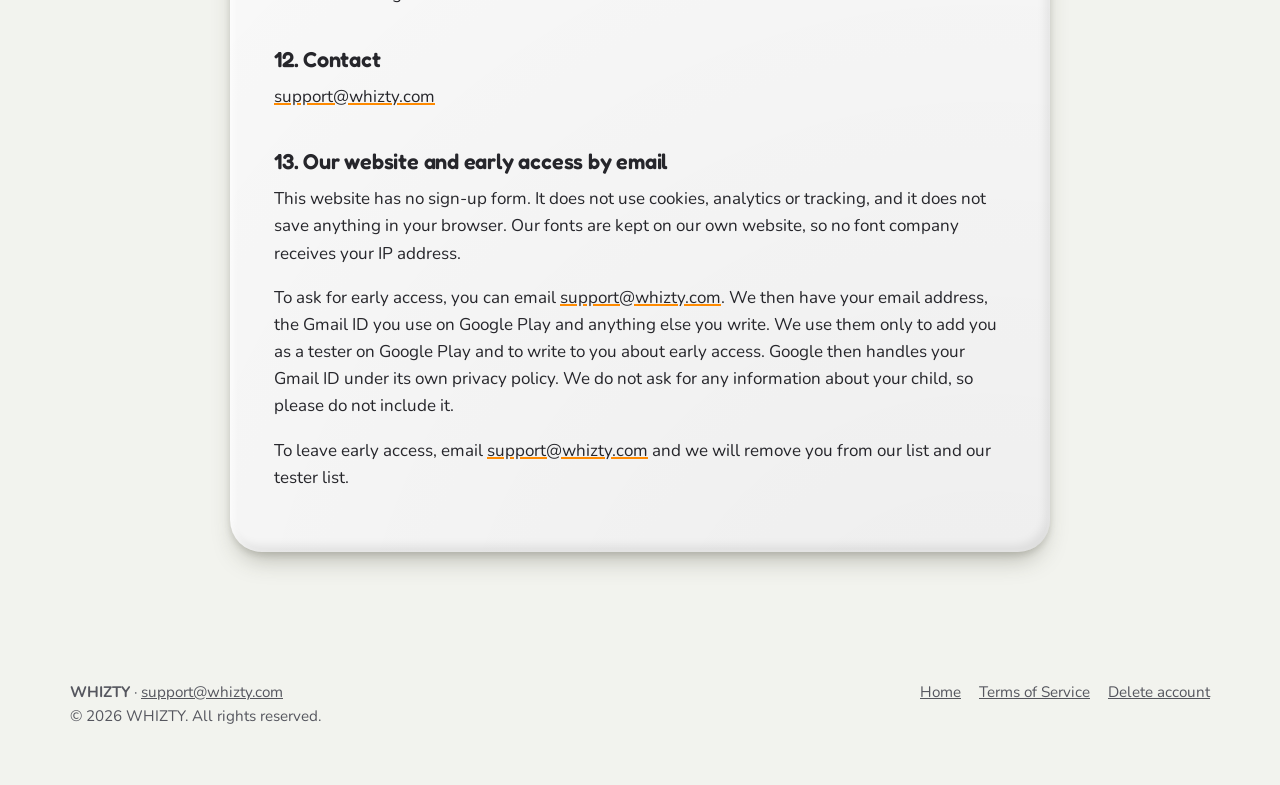
<file: privacy.html>
<!doctype html>
<html lang="en-IN">
<head>
<meta charset="utf-8">
<meta name="viewport" content="width=device-width, initial-scale=1">
<meta http-equiv="Content-Security-Policy" content="default-src 'self'; script-src 'self'; style-src 'self'; font-src 'self'; img-src 'self' data:; connect-src 'none'; form-action 'none'; base-uri 'self'; object-src 'none'; upgrade-insecure-requests">
<meta name="referrer" content="strict-origin-when-cross-origin">
<title>Privacy Policy | WHIZTY</title>
<meta name="description" content="How WHIZTY handles parent data, keeps child data on the phone. No ads, no tracking, no analytics.">
<link rel="canonical" href="https://whizty.com/privacy">
<meta property="og:type" content="article">
<meta property="og:title" content="WHIZTY Privacy Policy">
<meta property="og:description" content="No ads, no tracking. Child data stays on the phone.">
<meta property="og:url" content="https://whizty.com/privacy">
<meta property="og:image" content="https://whizty.com/assets/og-image.png">
<link rel="icon" href="favicon.ico" sizes="48x48">
<link rel="icon" href="icon-192.png" type="image/png" sizes="192x192">
<link rel="apple-touch-icon" href="apple-touch-icon.png">
<link rel="preload" href="fonts/fredoka_variable.ttf" as="font" type="font/ttf" crossorigin>
<link rel="stylesheet" href="css/style.css">
</head>
<body>
<header class="site-header">
  <div class="wrap nav">
    <a class="logo" href="./" aria-label="WHIZTY home"><img src="assets/logo-wordmark.webp" alt="WHIZTY" width="140" height="44"></a>
    <a class="btn btn-sm" href="./">← Home</a>
  </div>
</header>

<main class="wrap doc">
<article class="paper">
<h1>WHIZTY Privacy Policy</h1>
<p class="meta">Version: draft-9 · Last updated: 28 November 2026</p>

<h2 id="who">1. Who we are</h2>
<p>WHIZTY is an Android app that helps children aged 7 to 12 learn all the important skills like Confidence with People, Smart Money Habits, Leadership, Entrepreneurship, AI &amp; many more, with one short mission a day. The app is run by WHIZTY.</p>
<p>Contact for questions, complaints and deletion requests: <a href="mailto:support@whizty.com">support@whizty.com</a><br>
Complaints contact: WHIZTY, <a href="mailto:support@whizty.com">support@whizty.com</a></p>

<h2>2. Who uses the app</h2>
<p>A parent or guardian registers and agrees to this policy. The child then uses the app on the parent's phone. We do not ask the child for a real name, a birth date, a school or a location.</p>

<h2>3. What we collect about the parent</h2>
<ul>
<li>Email address: to log you in with a 6-digit code. Kept in Supabase.</li>
<li>Full name: to set up your account. Kept in Supabase.</li>
<li>Consent record (yes, the time, and the version of the notice you agreed to): to show that you agreed. Kept in Supabase.</li>
<li>Mobile number (only if you choose to pay): to send you the payment link by SMS. Sent once to Razorpay. Not saved in our database.</li>
<li>Payment record (only if you pay): plan, amount, date paid, paid-until date, and a Razorpay payment reference code. Used to unlock Level 2 for the time you paid for. Kept in Supabase.</li>
</ul>
<p>We never see or store your card, UPI or bank details. They go only to Razorpay.</p>

<h2>4. What stays only on the phone (never sent to us)</h2>
<ul>
<li>The child's nickname (optional), age group and avatar.</li>
<li>Lesson progress, points, streak and badges.</li>
<li>How many minutes the app was open today (for the daily rest rule).</li>
<li>The child's voice recordings.</li>
</ul>
<p>None of this is sent to Supabase or anyone else. Android's cloud backup is switched off for the app, so it is not copied to Google Drive or to a new phone.</p>
<p>If you uninstall the app or change phones, this information is lost. The child can delete all voice recordings at any time from the dashboard ("Delete my voice recordings").</p>
<p>The app asks for the microphone only to record the child's voice for speaking missions. Recordings are stored only on the phone and are never uploaded.</p>

<h2>5. What we do NOT do</h2>
<ul>
<li>No advertising, no profiling, no tracking, no analytics tools.</li>
<li>We do not use your data or your child's data for marketing.</li>
<li>We do not collect location, biometric data or photos.</li>
<li>We do not sell your data.</li>
</ul>

<h2>6. Who we share it with</h2>
<p>We use these services to run the app and this website. They handle your data only for the reasons given:</p>
<ul>
<li>Supabase: stores your account, name, consent record and payment record.</li>
<li>Resend: sends you the login code email, so it handles your email address.</li>
<li>Razorpay: takes the payment and sends you the payment link by SMS, so it handles your mobile number and payment details.</li>
<li>GitHub: hosts this website (GitHub Pages). When you visit, GitHub receives your IP address and browser details to deliver the page, under its own privacy statement.</li>
<li>Zoho: hosts our support@whizty.com mailbox, so it handles the emails you send us.</li>
<li>Google: if you email us asking for early access, we add the Gmail ID you give us to our Google Play tester list (section 13).</li>
</ul>
<p>We may also share information if the law requires it.</p>

<h2>7. How long we keep it</h2>
<ul>
<li>Account details: until you ask us to delete your account.</li>
<li>Payment records: for as long as the law requires. Tax and payment rules may require keeping some records for several years, even after you delete your account.</li>
<li>Login-code email logs at Resend: up to 30 days.</li>
<li>Everything on the phone: until you delete it or uninstall the app.</li>
<li>Early access requests you email to us: until our early access programme ends, or sooner if you ask us to remove you.</li>
</ul>

<h2>8. Your rights and how to delete your data</h2>
<p>You can ask us to see, correct or delete your parent data at any time. To delete your account and all your parent data, email <a href="mailto:support@whizty.com">support@whizty.com</a> from the email address you registered with. You can also start this email from inside the app: tap "Delete my account (parents)" on the dashboard. In newer versions of the app, first tap the shield button on the dashboard and answer the grown-up question. We will confirm by email and delete your account within 30 days. This removes your login, your name, your consent record and your payment record from our database. Razorpay and others may keep some records as the law requires.</p>
<p>There is no child data on our side to delete. The child's information is on the phone, so uninstalling the app removes it.</p>
<p>Our account deletion page: <a href="https://whizty.com/delete-account" rel="noopener">https://whizty.com/delete-account</a></p>

<h2>9. Children</h2>
<p>The app is meant for children aged 7 to 12, used with a parent or guardian. The parent registers and agrees for the child.</p>

<h2>10. Security</h2>
<p>Data travels over secure connections. Each parent can read only their own rows in our database. Payment secrets are kept on our server, not in the app. No system is perfectly safe, so we cannot promise absolute security.</p>

<h2>11. Changes to this policy</h2>
<p>If we change this policy, we will update the version and date, and ask for your agreement again where the change needs it.</p>

<h2>12. Contact</h2>
<p><a href="mailto:support@whizty.com">support@whizty.com</a></p>

<h2 id="website">13. Our website and early access by email</h2>
<p>This website has no sign-up form. It does not use cookies, analytics or tracking, and it does not save anything in your browser. Our fonts are kept on our own website, so no font company receives your IP address.</p>
<p>To ask for early access, you can email <a href="mailto:support@whizty.com">support@whizty.com</a>. We then have your email address, the Gmail ID you use on Google Play and anything else you write. We use them only to add you as a tester on Google Play and to write to you about early access. Google then handles your Gmail ID under its own privacy policy. We do not ask for any information about your child, so please do not include it.</p>
<p>To leave early access, email <a href="mailto:support@whizty.com">support@whizty.com</a> and we will remove you from our list and our tester list.</p>
</article>
</main>

<footer class="site-footer">
  <div class="wrap foot">
    <div><strong>WHIZTY</strong> · <a href="mailto:support@whizty.com">support@whizty.com</a><br>© 2026 WHIZTY. All rights reserved.</div>
    <nav aria-label="Legal"><a href="./">Home</a><a href="terms.html">Terms of Service</a><a href="delete-account.html">Delete account</a></nav>
  </div>
</footer>
</body>
</html>
</file>
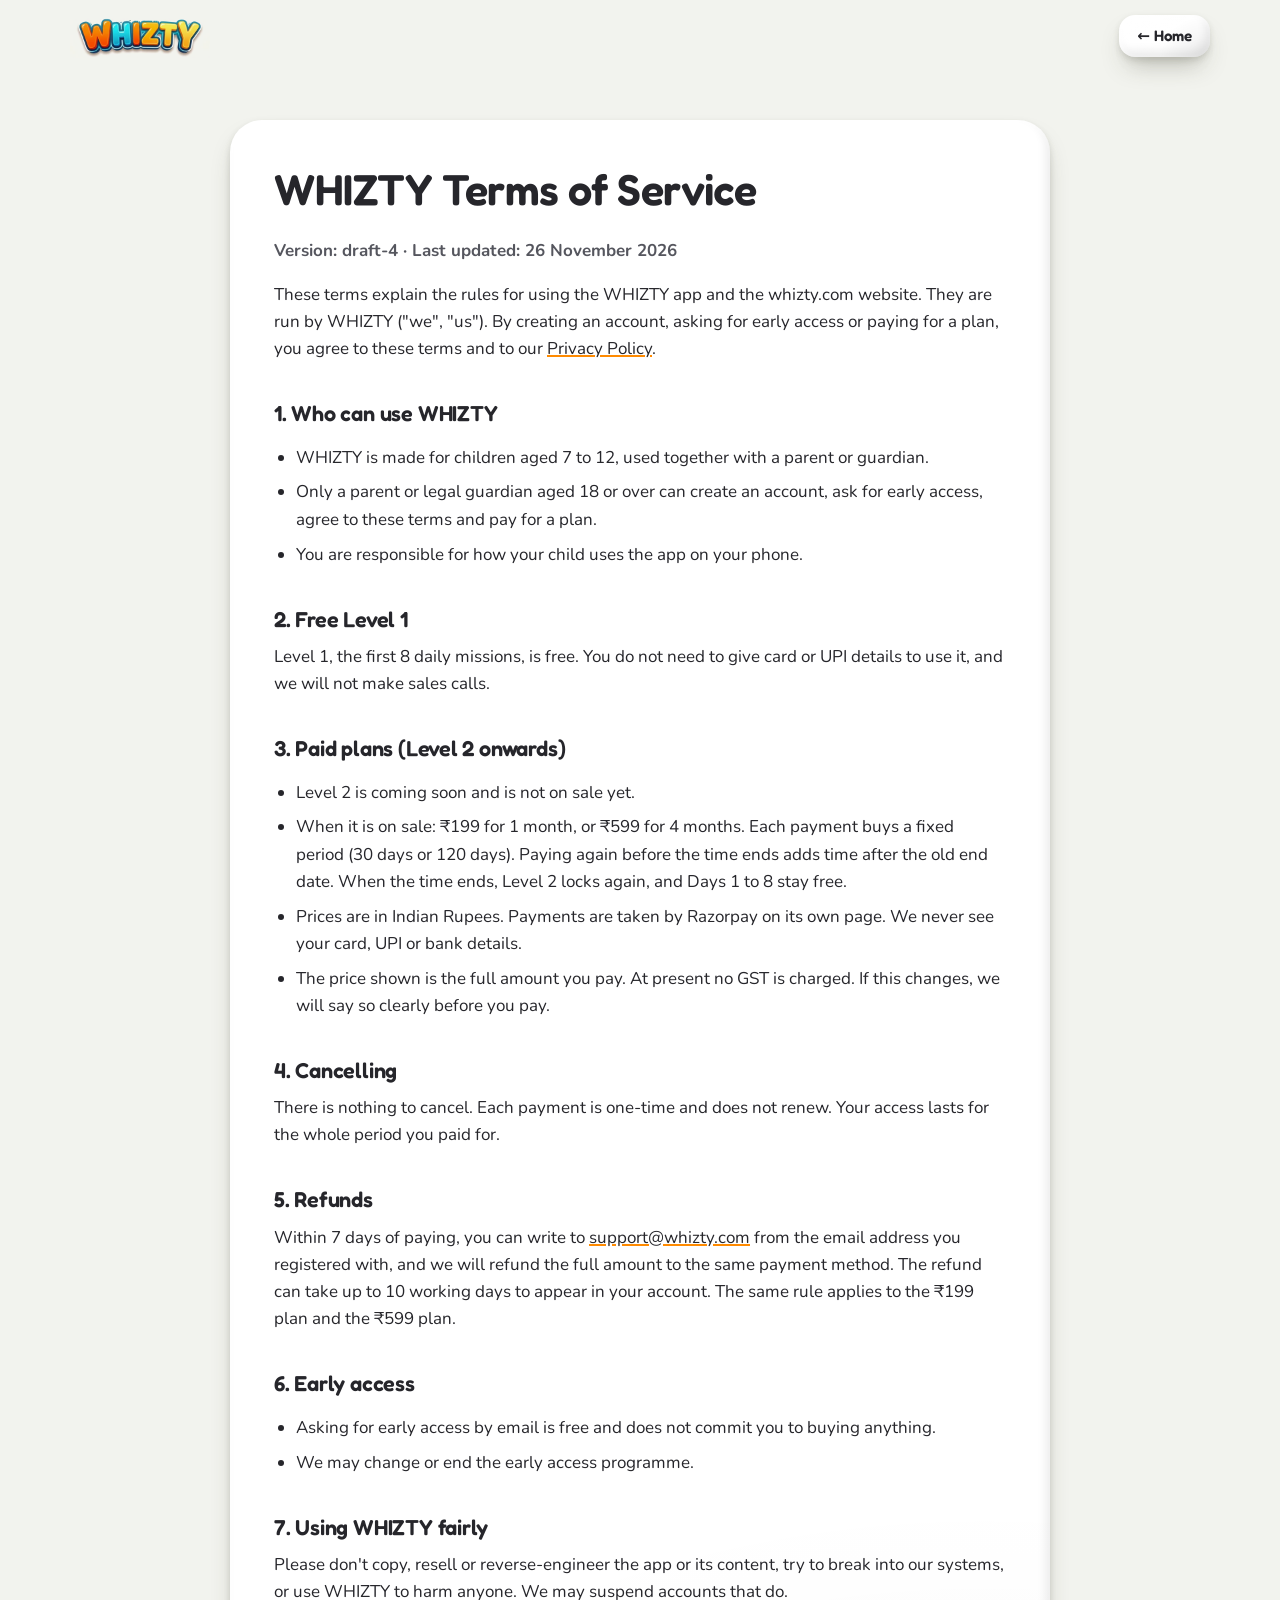
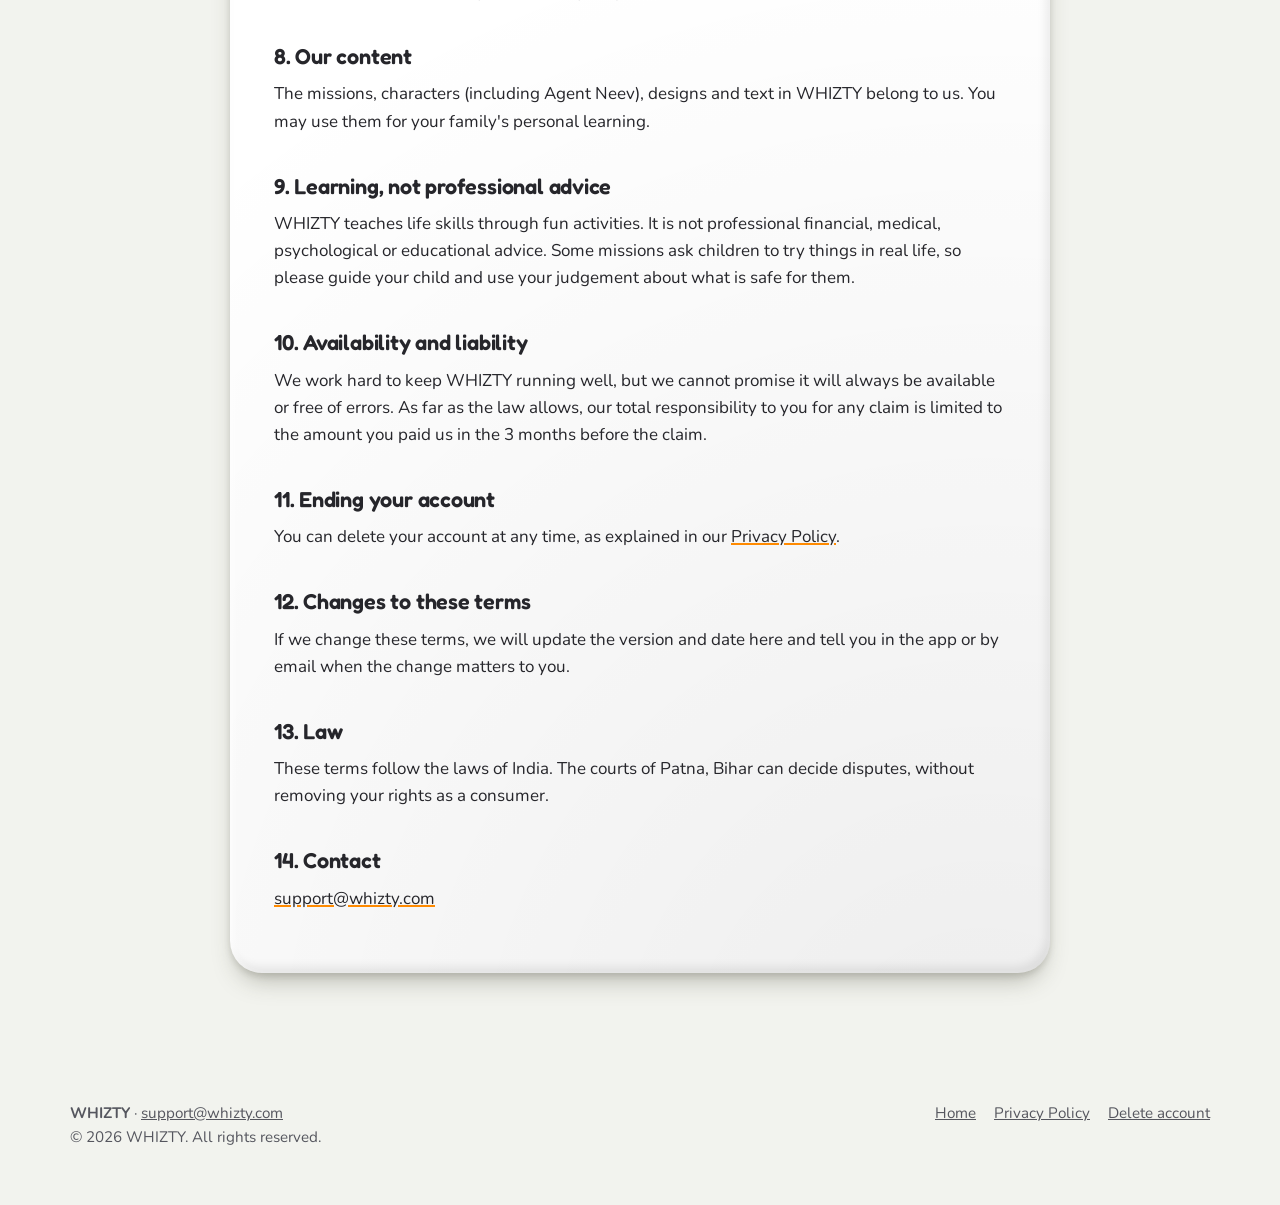
<file: terms.html>
<!doctype html>
<html lang="en-IN">
<head>
<meta charset="utf-8">
<meta name="viewport" content="width=device-width, initial-scale=1">
<meta http-equiv="Content-Security-Policy" content="default-src 'self'; script-src 'self'; style-src 'self'; font-src 'self'; img-src 'self' data:; connect-src 'none'; form-action 'none'; base-uri 'self'; object-src 'none'; upgrade-insecure-requests">
<meta name="referrer" content="strict-origin-when-cross-origin">
<title>Terms of Service | WHIZTY</title>
<meta name="description" content="The terms for using WHIZTY: who can use it, free Level 1, paid plans, refunds and early access.">
<link rel="canonical" href="https://whizty.com/terms">
<meta property="og:type" content="article">
<meta property="og:title" content="WHIZTY Terms of Service">
<meta property="og:url" content="https://whizty.com/terms">
<meta property="og:image" content="https://whizty.com/assets/og-image.png">
<link rel="icon" href="favicon.ico" sizes="48x48">
<link rel="icon" href="icon-192.png" type="image/png" sizes="192x192">
<link rel="apple-touch-icon" href="apple-touch-icon.png">
<link rel="preload" href="fonts/fredoka_variable.ttf" as="font" type="font/ttf" crossorigin>
<link rel="stylesheet" href="css/style.css">
</head>
<body>
<header class="site-header">
  <div class="wrap nav">
    <a class="logo" href="./" aria-label="WHIZTY home"><img src="assets/logo-wordmark.webp" alt="WHIZTY" width="140" height="44"></a>
    <a class="btn btn-sm" href="./">← Home</a>
  </div>
</header>

<main class="wrap doc">
<article class="paper">
<h1>WHIZTY Terms of Service</h1>
<p class="meta">Version: draft-4 · Last updated: 26 November 2026</p>

<p>These terms explain the rules for using the WHIZTY app and the whizty.com website. They are run by WHIZTY ("we", "us"). By creating an account, asking for early access or paying for a plan, you agree to these terms and to our <a href="privacy.html">Privacy Policy</a>.</p>

<h2>1. Who can use WHIZTY</h2>
<ul>
<li>WHIZTY is made for children aged 7 to 12, used together with a parent or guardian.</li>
<li>Only a parent or legal guardian aged 18 or over can create an account, ask for early access, agree to these terms and pay for a plan.</li>
<li>You are responsible for how your child uses the app on your phone.</li>
</ul>

<h2>2. Free Level 1</h2>
<p>Level 1, the first 8 daily missions, is free. You do not need to give card or UPI details to use it, and we will not make sales calls.</p>

<h2>3. Paid plans (Level 2 onwards)</h2>
<ul>
<li>Level 2 is coming soon and is not on sale yet.</li>
<li>When it is on sale: ₹199 for 1 month, or ₹599 for 4 months. Each payment buys a fixed period (30 days or 120 days). Paying again before the time ends adds time after the old end date. When the time ends, Level 2 locks again, and Days 1 to 8 stay free.</li>
<li>Prices are in Indian Rupees. Payments are taken by Razorpay on its own page. We never see your card, UPI or bank details.</li>
<li>The price shown is the full amount you pay. At present no GST is charged. If this changes, we will say so clearly before you pay.</li>
</ul>

<h2>4. Cancelling</h2>
<p>There is nothing to cancel. Each payment is one-time and does not renew. Your access lasts for the whole period you paid for.</p>

<h2>5. Refunds</h2>
<p>Within 7 days of paying, you can write to <a href="mailto:support@whizty.com">support@whizty.com</a> from the email address you registered with, and we will refund the full amount to the same payment method. The refund can take up to 10 working days to appear in your account. The same rule applies to the ₹199 plan and the ₹599 plan.</p>

<h2>6. Early access</h2>
<ul>
<li>Asking for early access by email is free and does not commit you to buying anything.</li>
<li>We may change or end the early access programme.</li>
</ul>

<h2>7. Using WHIZTY fairly</h2>
<p>Please don't copy, resell or reverse-engineer the app or its content, try to break into our systems, or use WHIZTY to harm anyone. We may suspend accounts that do.</p>

<h2>8. Our content</h2>
<p>The missions, characters (including Agent Neev), designs and text in WHIZTY belong to us. You may use them for your family's personal learning.</p>

<h2>9. Learning, not professional advice</h2>
<p>WHIZTY teaches life skills through fun activities. It is not professional financial, medical, psychological or educational advice. Some missions ask children to try things in real life, so please guide your child and use your judgement about what is safe for them.</p>

<h2>10. Availability and liability</h2>
<p>We work hard to keep WHIZTY running well, but we cannot promise it will always be available or free of errors. As far as the law allows, our total responsibility to you for any claim is limited to the amount you paid us in the 3 months before the claim.</p>

<h2>11. Ending your account</h2>
<p>You can delete your account at any time, as explained in our <a href="privacy.html">Privacy Policy</a>.</p>

<h2>12. Changes to these terms</h2>
<p>If we change these terms, we will update the version and date here and tell you in the app or by email when the change matters to you.</p>

<h2>13. Law</h2>
<p>These terms follow the laws of India. The courts of Patna, Bihar can decide disputes, without removing your rights as a consumer.</p>

<h2>14. Contact</h2>
<p><a href="mailto:support@whizty.com">support@whizty.com</a></p>
</article>
</main>

<footer class="site-footer">
  <div class="wrap foot">
    <div><strong>WHIZTY</strong> · <a href="mailto:support@whizty.com">support@whizty.com</a><br>© 2026 WHIZTY. All rights reserved.</div>
    <nav aria-label="Legal"><a href="./">Home</a><a href="privacy.html">Privacy Policy</a><a href="delete-account.html">Delete account</a></nav>
  </div>
</footer>
</body>
</html>
</file>
<file: css/style.css>
/* WHIZTY landing page: the same claymorphism look as the Android app.
   Brand palette (strict): cream #F2F3EE · orange #FF8A00 · turquoise #2EC4D6 · yellow #FFD23F
   Fonts are the app's own Fredoka (headings, buttons) and Nunito (body), kept in /fonts.
   Clay recipe = ui/ClayStyle.kt in the app: soft shadow underneath, a light patch top-left,
   a faint shade bottom-right and a thin light rim. Pressed things dip to 95%. */

@font-face {
  font-family: "Fredoka";
  src: url("../fonts/fredoka_variable.ttf") format("truetype");
  font-weight: 300 700;
  font-display: swap;
}
@font-face {
  font-family: "Nunito";
  src: url("../fonts/nunito_variable.ttf") format("truetype");
  font-weight: 200 1000;
  font-display: swap;
}

:root {
  --cream: #F2F3EE;
  --orange: #FF8A00;
  --turq: #2EC4D6;
  --sun: #FFD23F;
  --orange-tint: #FFE3C2;   /* the app's "today" day card */
  --turq-tint: #D6F3F7;
  --sun-tint: #FFF2B8;
  --locked: #F4F4F0;        /* the app's locked day card */
  --ink: #26262B;
  --ink-soft: #55565E;
  --surface: #FFFFFF;       /* the app's finished-day card */
  --r-16: 16px;
  --r-20: 20px;
  --r-24: 24px;
  --sh: 60, 60, 40;         /* shadow colour (r, g, b); coloured clay overrides it */
  /* light patch top-left + faint shade bottom-right, drawn over the clay colour */
  --patch: radial-gradient(circle at 16% 10%, rgba(255, 255, 255, .62), rgba(255, 255, 255, 0) 62%),
           radial-gradient(circle at 92% 105%, rgba(0, 0, 0, .07), rgba(0, 0, 0, 0) 45%);
  --clay: 0 14px 24px -8px rgba(var(--sh), .34), 0 3px 6px rgba(var(--sh), .14),
          inset 3px 3px 6px rgba(255, 255, 255, .85), inset -4px -6px 10px rgba(0, 0, 0, .08);
  --clay-in: inset 3px 4px 8px rgba(60, 60, 40, .18), inset -3px -4px 8px rgba(255, 255, 255, .9);
  --font-head: "Fredoka", "Trebuchet MS", system-ui, sans-serif;
  --font-body: "Nunito", system-ui, -apple-system, "Segoe UI", sans-serif;
  --header-h: 72px;
  --press: cubic-bezier(.34, 1.56, .64, 1);   /* the app's bouncy spring */
}

*, *::before, *::after { box-sizing: border-box; }
html { scroll-behavior: smooth; -webkit-text-size-adjust: 100%; }
body {
  margin: 0;
  background: var(--cream);
  color: var(--ink);
  font-family: var(--font-body);
  font-size: 17px;
  line-height: 1.6;
  overflow-x: hidden;
}
img { max-width: 100%; height: auto; display: block; }
a { color: inherit; }
h1, h2, h3, .btn, .tag, .badge, .eyebrow { font-family: var(--font-head); }
h1, h2, h3 { line-height: 1.18; margin: 0 0 .5em; font-weight: 600; letter-spacing: -.01em; }
h2 { font-size: clamp(1.8rem, 4vw, 2.6rem); }
h3 { font-size: 1.25rem; }
p { margin: 0 0 1em; }
:focus-visible { outline: 3px solid var(--turq); outline-offset: 3px; border-radius: 8px; }

.wrap { width: min(1140px, 100% - 32px); margin-inline: auto; }
section { padding: 88px 0; scroll-margin-top: var(--header-h); }
.center { text-align: center; }
.lead { font-size: 1.15rem; color: var(--ink-soft); max-width: 42em; }
.center .lead { margin-inline: auto; }
.eyebrow {
  display: inline-block; margin: 0 0 16px; padding: 6px 16px;
  font-weight: 600; font-size: .9rem; color: #C46500;
  background: var(--patch), var(--surface); border-radius: 999px; box-shadow: var(--clay);
  --sh: 255, 138, 0;
}
.skip { position: absolute; left: -999px; top: 8px; z-index: 100; background: var(--sun); padding: 8px 14px; border-radius: 12px; }
.skip:focus { left: 8px; }

/* ---------- Header (logo top-left = start of the Z) ---------- */
.site-header {
  position: sticky; top: 0; z-index: 30;
  background: rgba(242, 243, 238, .9);
  backdrop-filter: blur(10px); -webkit-backdrop-filter: blur(10px);
}
.nav { display: flex; align-items: center; justify-content: space-between; gap: 16px; min-height: var(--header-h); }
.logo { display: flex; align-items: center; gap: 10px; text-decoration: none; font-family: var(--font-head); font-weight: 700; font-size: 1.55rem; letter-spacing: .03em; }
/* darken blend lets the wordmark's off-white background melt into the cream page */
.logo img { width: auto; height: 44px; mix-blend-mode: darken; }
.nav ul { display: flex; gap: 6px; list-style: none; margin: 0; padding: 6px; background: var(--patch), var(--surface); border-radius: var(--r-24); box-shadow: var(--clay); }
.nav ul a { display: block; padding: 8px 14px; border-radius: var(--r-16); text-decoration: none; font-family: var(--font-head); font-weight: 500; font-size: 1rem; transition: transform .25s var(--press), background .2s; }
.nav ul a:hover { background: var(--orange-tint); }
.nav ul a:active { transform: scale(.95); }

/* ---------- Buttons (clay, dip to 95% when pressed) ---------- */
.btn {
  display: inline-flex; align-items: center; justify-content: center; gap: 10px;
  min-height: 52px; padding: 14px 28px; border: 0; border-radius: var(--r-24);
  font-size: 1.08rem; font-weight: 600; text-decoration: none; text-align: center; cursor: pointer;
  color: var(--ink); background: var(--patch), var(--surface); box-shadow: var(--clay);
  transition: transform .25s var(--press), box-shadow .2s ease, translate .25s cubic-bezier(.2, .8, .2, 1);
}
.btn:hover { transform: translateY(-2px); }
.btn:active { transform: scale(.95); }
.btn-primary { background: var(--patch), var(--orange); --sh: 255, 110, 0; }
.btn-turq { background: var(--patch), var(--turq); --sh: 20, 140, 155; }
.btn-lg { min-height: 64px; padding: 18px 34px; font-size: 1.2rem; }
.btn-sm { min-height: 42px; padding: 9px 18px; font-size: .95rem; border-radius: var(--r-16); }
.btn-block { width: 100%; }
.btn[disabled] { opacity: .65; cursor: progress; }
.btn svg { width: 22px; height: 22px; flex: none; }

/* ---------- Clay cards (puffy, expand on hover) ---------- */
.card {
  position: relative; padding: 28px; border-radius: var(--r-24);
  background: var(--patch), var(--surface); box-shadow: var(--clay);
  transition: transform .28s var(--press), box-shadow .28s ease;
}
@media (hover: hover) {
  .card:hover { transform: translateY(-6px) scale(1.035); }
}
.card:focus-within { transform: translateY(-4px) scale(1.02); }
.card h3 { margin-bottom: 6px; }
.card p { color: var(--ink-soft); margin: 0; }
.accent-turq { background: var(--patch), var(--turq-tint); --sh: 46, 196, 214; }
.accent-sun { background: var(--patch), var(--sun-tint); --sh: 230, 170, 0; }
.accent-orange { background: var(--patch), var(--orange-tint); --sh: 255, 138, 0; }
.bubble {
  display: grid; place-items: center; width: 56px; height: 56px; margin-bottom: 16px;
  border-radius: 50%; font-size: 1.6rem; line-height: 1; background: var(--surface);
  box-shadow: 0 6px 10px rgba(60, 60, 40, .18), inset 2px 2px 4px #fff;
}
.accent-turq .bubble { background: var(--turq); box-shadow: 0 6px 10px rgba(20, 140, 155, .35), inset 2px 2px 4px rgba(255, 255, 255, .6); }
.accent-sun .bubble { background: var(--sun); box-shadow: 0 6px 10px rgba(190, 150, 0, .35), inset 2px 2px 4px rgba(255, 255, 255, .6); }
.accent-orange .bubble { background: var(--orange); box-shadow: 0 6px 10px rgba(214, 112, 0, .4), inset 2px 2px 4px rgba(255, 255, 255, .55); }
.grid { display: grid; gap: 26px; margin-top: 48px; }
.grid-3 { grid-template-columns: repeat(3, 1fr); }
.grid-2 { grid-template-columns: repeat(2, 1fr); }

/* ---------- Hero ---------- */
.hero { padding: 56px 0 72px; }
.hero-grid { display: grid; grid-template-columns: 1.15fr .85fr; gap: 40px; align-items: center; }
.hero h1 { font-size: clamp(2.1rem, 4.6vw, 3.4rem); font-weight: 600; max-width: 16ch; }
.hero-sub { margin: 0; max-width: 34em; font-size: 1.15rem; line-height: 1.55; font-weight: 400; color: var(--ink-soft); }
.hl { background: linear-gradient(transparent 58%, var(--sun) 58%, var(--sun) 92%, transparent 92%); padding: 0 .08em; }
.cta-row { display: flex; flex-wrap: wrap; gap: 16px; margin: 30px 0 18px; }
.trust-line { font-size: .95rem; font-weight: 700; color: var(--ink-soft); margin: 0; }
.trust-line::before { content: "✓ "; color: #0E8C9B; }
.hero-visual { position: relative; display: grid; justify-items: center; }
.neev-stage {
  position: relative; width: min(400px, 100%); aspect-ratio: 1;
  border-radius: 50%; background: var(--patch), var(--sun-tint); box-shadow: var(--clay); --sh: 230, 170, 0;
}
.neev-stage::after {
  content: ""; position: absolute; inset: 14%; border-radius: 50%;
  background: radial-gradient(circle at 35% 30%, rgba(255, 210, 63, .5), rgba(46, 196, 214, .22) 70%);
}
.neev-slot { position: absolute; inset: 4%; z-index: 1; }
.neev-slot img { width: 100%; height: 100%; object-fit: contain; }
.neev-caption { margin: 18px 0 0; font-family: var(--font-head); font-weight: 500; color: var(--ink-soft); text-align: center; }
.how { margin-top: 64px; }

/* The day cards, like the app's dashboard */
.days { display: grid; grid-template-columns: repeat(4, 1fr); gap: 16px; margin-top: 28px; }
.day {
  padding: 16px 10px; text-align: center; border-radius: var(--r-24);
  background: var(--patch), var(--orange-tint); box-shadow: var(--clay); --sh: 255, 138, 0;
  font-family: var(--font-head); font-weight: 600;
}
.day b {
  display: grid; place-items: center; width: 40px; height: 40px; margin: 0 auto 6px;
  border-radius: 50%; background: var(--orange); color: var(--ink);
  box-shadow: 0 5px 8px rgba(214, 112, 0, .4), inset 2px 2px 4px rgba(255, 255, 255, .55);
}
.day .what { display: block; margin: 6px 0 4px; font-family: var(--font-body); font-weight: 700; font-size: .95rem; line-height: 1.35; color: var(--ink); }
.day small { display: block; font-family: var(--font-body); font-weight: 700; font-size: .82rem; color: var(--ink-soft); }
.day-locked { margin-top: 16px; display: flex; align-items: center; gap: 14px; padding: 16px 20px; border-radius: var(--r-24); background: var(--patch), var(--locked); box-shadow: var(--clay); font-family: var(--font-head); font-weight: 600; }
.day-locked span { display: grid; place-items: center; width: 40px; height: 40px; border-radius: 50%; background: #D9DAD2; flex: none; }

/* Neev canvas: fixed overlay that travels down the page with scroll */
.neev-canvas {
  position: fixed; left: 0; top: 0; z-index: 20;
  width: 360px; height: 360px; transform-origin: 0 0;
  pointer-events: none; will-change: transform;
}
.neev-canvas.is-static { display: none; }
body.modal-open .neev-canvas { opacity: 0; }

/* ---------- Trust ---------- */
.trust-link { margin-top: 36px; }
.text-link { font-weight: 800; color: var(--ink); text-decoration-color: var(--orange); text-decoration-thickness: 3px; text-underline-offset: 4px; }
.buddies { display: flex; flex-wrap: wrap; justify-content: center; gap: 14px; margin-top: 18px; }
.buddies span { display: grid; place-items: center; width: 76px; height: 76px; border-radius: 50%; background: var(--surface); box-shadow: 0 7px 12px rgba(60, 60, 40, .2), inset 2px 2px 4px #fff; }
.buddies img { width: 62px; height: 62px; border-radius: 50%; }

/* ---------- Curriculum (looks like the app's "What will my child learn?") ---------- */
.skills { background: var(--patch), var(--surface); border-radius: 40px; box-shadow: var(--clay); margin-inline: 16px; }
.skill-grid { grid-template-columns: repeat(3, 1fr); }
.skill-grid .card .ico { font-size: 2rem; line-height: 1; margin-bottom: 10px; }
.tag { display: inline-block; margin-top: 12px; padding: 3px 12px; border-radius: 12px; font-weight: 600; font-size: .8rem; background: var(--turq); color: var(--ink); }
.tag.soon { background: var(--surface); color: var(--ink-soft); box-shadow: inset 0 0 0 1.5px #D5D6CE; }
.card.more { display: grid; place-content: center; text-align: center; background: transparent; box-shadow: var(--clay-in); border: 3px dashed rgba(85, 86, 94, .25); }
/* the mystery card: everything centred, with a big question mark */
.card.more { justify-items: center; }
.card.more .bubble { width: 84px; height: 84px; font-size: 2.7rem; background: var(--sun); }
.levels { display: grid; grid-template-columns: 1fr 1fr; gap: 26px; margin-top: 40px; }
.level { display: flex; gap: 18px; align-items: center; }
.level .tag { flex: none; margin: 0; padding: 10px 16px; border-radius: var(--r-16); font-size: 1rem; }
.level.free .tag { background: var(--turq); }
.level.paid .tag { background: var(--sun); }

/* ---------- Social proof (real reviews only) ---------- */
.review-slot {
  min-height: 210px; display: grid; place-content: center; text-align: center; gap: 8px;
  background: transparent; box-shadow: var(--clay-in); border: 3px dashed rgba(85, 86, 94, .25);
}
.review-slot .quote { font-family: var(--font-head); font-size: 3rem; line-height: .6; color: var(--turq); }
.review blockquote { margin: 0 0 16px; font-size: 1.05rem; }
.review figcaption { font-weight: 800; }

/* ---------- Pricing + final CTA (end of the Z: bottom-right) ---------- */
.price-grid { align-items: stretch; }
.plan { display: flex; flex-direction: column; }
.plan .price { font-family: var(--font-head); font-size: 2.4rem; font-weight: 600; margin: 6px 0 2px; color: var(--ink); }
.plan .price small { font-size: 1rem; font-weight: 500; color: var(--ink-soft); }
.plan ul { list-style: none; padding: 0; margin: 16px 0 0; color: var(--ink-soft); }
.plan li { padding-left: 28px; position: relative; margin-bottom: 8px; }
.plan li::before { content: "✓"; position: absolute; left: 0; top: 0; font-weight: 800; color: #0E8C9B; }
.plan.featured { background: var(--patch), var(--sun-tint); --sh: 230, 170, 0; }
.plan.featured p, .plan.featured ul, .plan.featured .price small { color: var(--ink); }
.plan.free { background: var(--patch), var(--turq-tint); --sh: 46, 196, 214; }
.plan.free p, .plan.free ul, .plan.free .price small { color: var(--ink); }
.badge { position: absolute; top: -14px; right: 22px; padding: 6px 14px; border-radius: 999px; background: var(--patch), var(--orange); box-shadow: var(--clay); --sh: 255, 110, 0; font-weight: 600; font-size: .9rem; }
.pay-note { margin-top: 26px; color: var(--ink-soft); text-align: center; font-size: .95rem; }

.final-cta {
  display: grid; grid-template-columns: minmax(0, 1fr) minmax(0, 400px); gap: 28px; align-items: end;
  margin-top: 64px; padding: 40px; border-radius: 32px; background: var(--patch), var(--orange-tint); box-shadow: var(--clay); --sh: 255, 138, 0;
}
.final-cta h2 { margin-bottom: .3em; }
.final-cta .actions { display: grid; justify-items: end; gap: 12px; }
.final-cta .trust-line { text-align: right; }
.wa-link { font-weight: 800; font-size: .95rem; }

/* ---------- Footer ---------- */
.site-footer { padding: 48px 0 56px; color: var(--ink-soft); font-size: .95rem; }
.foot { display: flex; flex-wrap: wrap; justify-content: space-between; gap: 20px; }
.foot nav a { margin-left: 18px; }
/* keep footer links clear of the travelling Neev medallion when side margins are narrow */

/* ---------- Early Access dialog ---------- */
.dialog {
  width: min(480px, calc(100% - 24px)); max-height: calc(100dvh - 24px); overflow: auto;
  padding: 34px 28px 28px; border: 0; border-radius: var(--r-24);
  background: var(--patch), var(--cream); color: var(--ink); box-shadow: var(--clay);
}
.dialog::backdrop { background: rgba(38, 38, 43, .45); backdrop-filter: blur(3px); }
.dialog h2 { font-size: 1.7rem; }
.dialog-close {
  position: absolute; top: 14px; right: 14px; width: 40px; height: 40px; border: 0; border-radius: var(--r-16);
  background: var(--patch), var(--surface); box-shadow: var(--clay); font-size: 1.4rem; cursor: pointer; color: var(--ink);
  transition: transform .25s var(--press);
}
.dialog-close:active { transform: scale(.92); }
.field { margin-bottom: 18px; }
.field label { display: block; font-weight: 800; margin-bottom: 6px; }
.field .hint { font-size: .85rem; color: var(--ink-soft); margin: 6px 0 0; }
.input {
  width: 100%; min-height: 52px; padding: 12px 16px; border: 2px solid transparent; border-radius: var(--r-16);
  background: var(--surface); color: var(--ink); font: inherit; box-shadow: var(--clay-in);
}
.input:focus { outline: none; border-color: var(--turq); }
.phone-field { display: flex; align-items: stretch; gap: 8px; }
.phone-field .prefix { display: grid; place-items: center; padding: 0 14px; border-radius: var(--r-16); background: var(--patch), var(--sun); box-shadow: var(--clay); --sh: 230, 170, 0; font-weight: 800; }
.check { display: flex; gap: 12px; align-items: flex-start; font-size: .92rem; margin-bottom: 18px; }
.check input { width: 22px; height: 22px; margin-top: 2px; accent-color: var(--orange); flex: none; }
.hp { position: absolute; left: -9999px; width: 1px; height: 1px; overflow: hidden; }   /* spam trap: real people never see it */
.form-error { min-height: 1.2em; margin: 0 0 12px; color: #B42318; font-weight: 700; font-size: .95rem; }
.dialog .trust-line { margin-top: 14px; text-align: center; font-size: .88rem; }

.done-rank { font-size: 1.9rem; }
.progress-wrap { margin: 18px 0; padding: 20px; border-radius: var(--r-20); background: var(--patch), var(--surface); box-shadow: var(--clay); }
.bar { height: 18px; border-radius: 999px; background: var(--cream); box-shadow: var(--clay-in); overflow: hidden; }
.bar span { display: block; height: 100%; width: 0; border-radius: inherit; background: var(--turq); box-shadow: inset -2px -3px 5px rgba(10, 110, 125, .35), inset 2px 2px 4px rgba(190, 245, 250, .8); transition: width .6s cubic-bezier(.2, .8, .2, 1); }
.progress-wrap .count { margin: 10px 0 0; font-weight: 800; }
.reward { font-weight: 700; }
.small { font-size: .9rem; color: var(--ink-soft); }
.link-btn { padding: 0; border: 0; background: none; font: inherit; color: inherit; text-decoration: underline; cursor: pointer; }
.founding { max-width: 640px; margin: 36px auto 0; }
.founding p { margin-bottom: 18px; }
.bubble img { width: 30px; height: 30px; }
.share-row { display: grid; gap: 12px; margin-top: 18px; }
.ref-link { margin: 14px 0 0; word-break: break-all; text-align: center; font-size: .9rem; color: var(--ink-soft); }
.linklike { background: none; border: 0; padding: 0; font: inherit; color: var(--ink-soft); text-decoration: underline; cursor: pointer; }

/* ---------- Cookie notice ---------- */
.cookie {
  position: fixed; left: 16px; right: 16px; bottom: 16px; z-index: 40;
  display: flex; gap: 16px; align-items: center; justify-content: space-between;
  max-width: 720px; margin-inline: auto; padding: 16px 20px;
  border-radius: var(--r-20); background: var(--patch), var(--surface); box-shadow: var(--clay);
  font-size: .92rem;
}
.cookie p { margin: 0; }
.cookie[hidden] { display: none; }

/* ---------- Legal / 404 pages ---------- */
.doc { padding: 48px 0 80px; }
.doc .paper { max-width: 820px; margin-inline: auto; padding: 44px; border-radius: 32px; background: var(--patch), var(--surface); box-shadow: var(--clay); }
.doc h1 { font-size: clamp(2rem, 5vw, 2.7rem); }
.doc h2 { font-size: 1.35rem; margin-top: 1.8em; }
.doc .meta { font-weight: 700; color: var(--ink-soft); }
.doc ul { padding-left: 1.3em; }
.doc li { margin-bottom: .45em; }
.doc a { text-decoration-color: var(--orange); text-decoration-thickness: 2px; }
.notfound { min-height: 70vh; display: grid; place-items: center; text-align: center; padding: 60px 0; }
.notfound .big { font-family: var(--font-head); font-size: clamp(5rem, 18vw, 9rem); font-weight: 700; line-height: 1; margin: 0 0 10px; color: var(--orange); text-shadow: 6px 8px 0 rgba(214, 112, 0, .18); }

/* ---------- Responsive ---------- */
@media (max-width: 960px) {
  .hero-grid { grid-template-columns: 1fr; }
  .neev-stage { width: min(280px, 75%); }
  .grid-3, .skill-grid { grid-template-columns: 1fr 1fr; }
}
@media (max-width: 700px) {
  :root { --header-h: 112px; }
  body { font-size: 16px; }
  section { padding: 64px 0; }
  .nav { flex-direction: column; align-items: stretch; gap: 8px; padding: 10px 0; }
  .logo { font-size: 1.35rem; }
  .logo img { height: 38px; }
  .nav:has(> .btn) { flex-direction: row; align-items: center; }
  .nav ul { justify-content: space-between; gap: 0; padding: 4px; }
  .nav ul a { padding: 7px 8px; font-size: .92rem; }
  .grid-3, .grid-2, .skill-grid, .levels { grid-template-columns: 1fr; }
  .days { grid-template-columns: repeat(2, 1fr); }
  .card { padding: 24px; }
  .skills { margin-inline: 8px; border-radius: 28px; }
  .final-cta { grid-template-columns: 1fr; padding: 28px 22px; }
  .final-cta .actions { justify-items: stretch; }
  .final-cta .trust-line { text-align: left; }
  .cta-row .btn { width: 100%; }
  .cookie { flex-direction: column; align-items: stretch; }
  .doc .paper { padding: 28px 20px; }
  .foot nav a { margin: 0 18px 0 0; }
}
@media (prefers-reduced-motion: reduce) {
  html { scroll-behavior: auto; }
  *, *::before, *::after { transition: none !important; }
}

/* extra bits for the pricing note and the day strip */
.pay-note-card { margin-top: 36px; }
.pay-note-card p + p { margin-top: .8em; }
.how-days { margin-top: 64px; }
.how-days h3 { font-size: 1.5rem; }
.dialog .check a, .pay-note-card a { font-weight: 800; }
</file>
